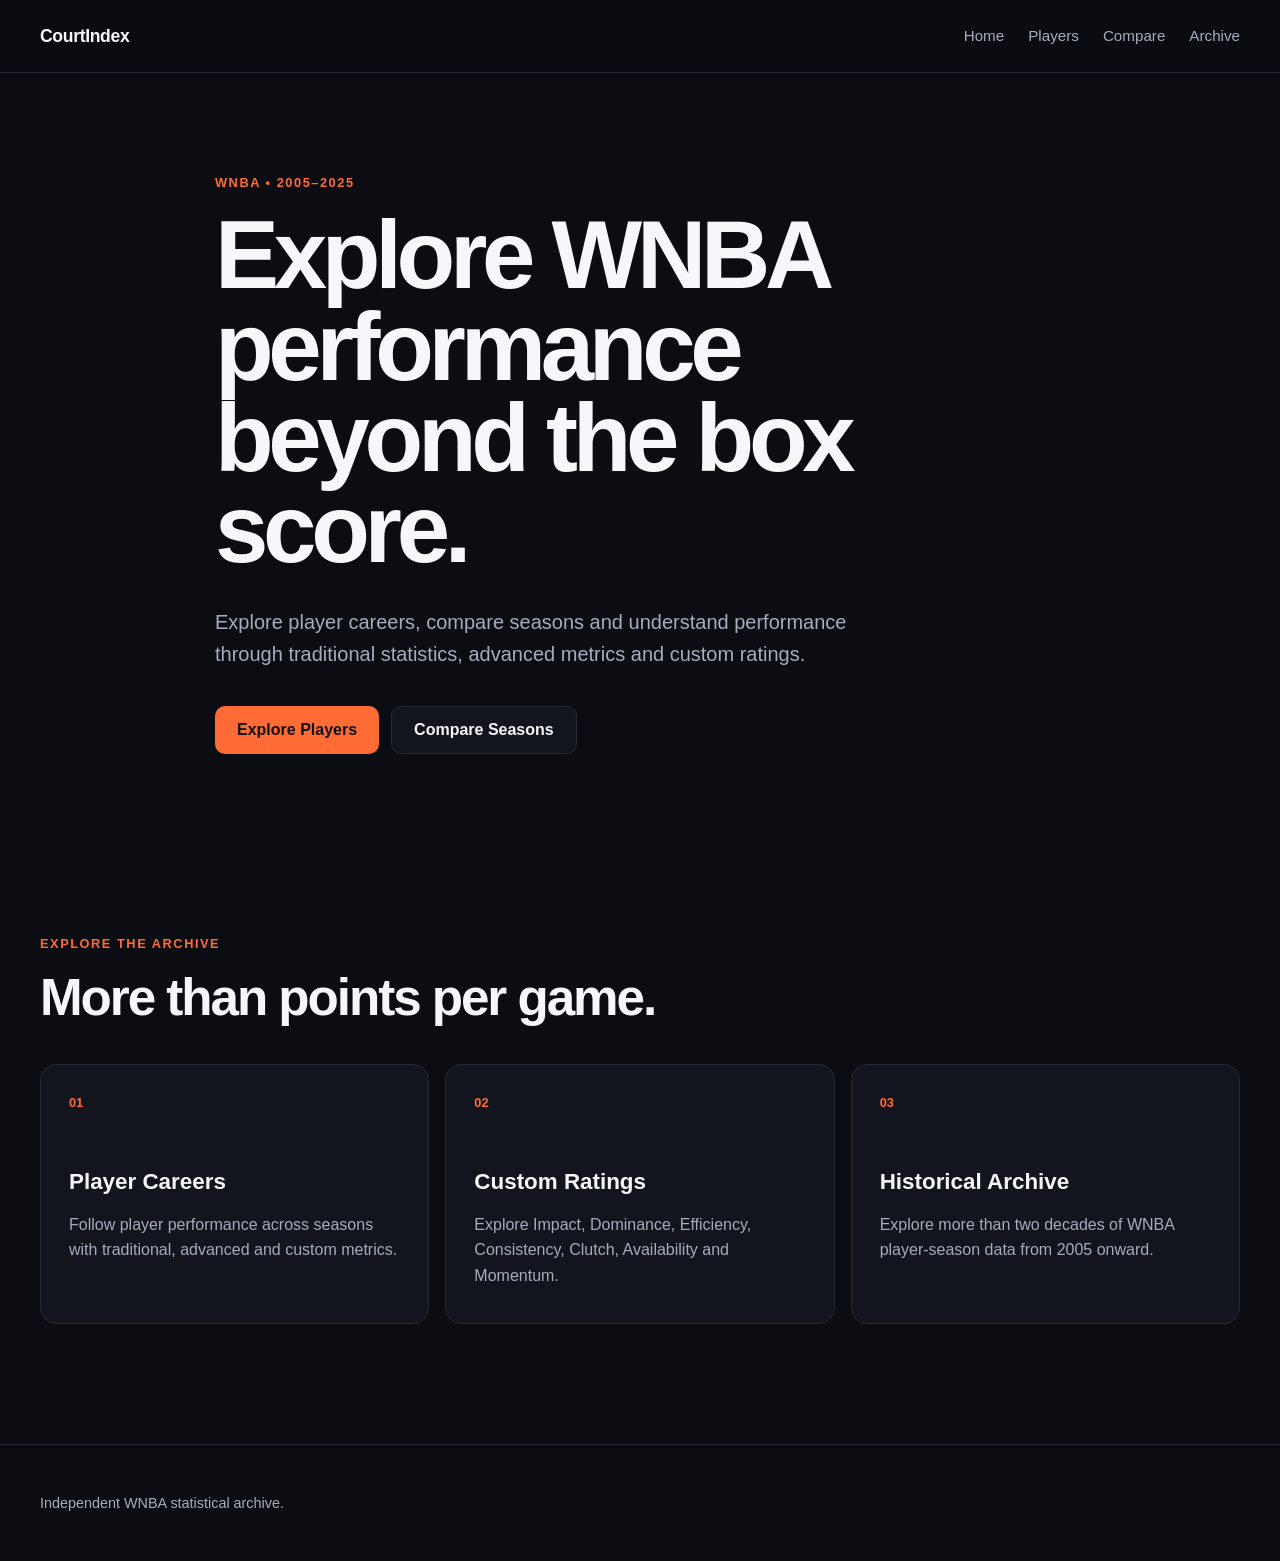
<file: index.html>
<!DOCTYPE html>
<html lang="en">
<head>
    <meta charset="UTF-8">

    <meta
        name="viewport"
        content="width=device-width, initial-scale=1.0"
    >

    <title>CourtIndex</title>

    <link
        rel="stylesheet"
        href="css/styles.css"
    >
</head>

<body>

    <header class="site-header">

        <div class="container nav-container">

            <a
                href="index.html"
                class="logo"
            >
                CourtIndex
            </a>

            <nav class="main-nav">

                <a href="index.html">
                    Home
                </a>

                <a href="players.html">
                    Players
                </a>

                <a href="./compare.html">
                    Compare
                </a>

                <a href="#">
                    Archive
                </a>

            </nav>

        </div>

    </header>


    <main>

        <section class="hero">

            <div class="container hero-content">

                <p class="eyebrow">
                    WNBA • 2005–2025
                </p>

                <h1>
                    Explore WNBA performance beyond the box score.
                </h1>

                <p class="hero-text">
                    Explore player careers, compare seasons and understand
                    performance through traditional statistics, advanced
                    metrics and custom ratings.
                </p>


                <div class="hero-actions">

                    <a
                        href="players.html"
                        class="button primary-button"
                    >
                        Explore Players
                    </a>

                    <a
                        href="#"
                        class="button secondary-button"
                    >
                        Compare Seasons
                    </a>

                </div>

            </div>

        </section>


        <section class="feature-section">

            <div class="container">

                <div class="section-heading">

                    <p class="eyebrow">
                        Explore the archive
                    </p>

                    <h2>
                        More than points per game.
                    </h2>

                </div>


                <div class="feature-grid">

                    <article class="feature-card">

                        <span class="feature-number">
                            01
                        </span>

                        <h3>
                            Player Careers
                        </h3>

                        <p>
                            Follow player performance across seasons
                            with traditional, advanced and custom metrics.
                        </p>

                    </article>


                    <article class="feature-card">

                        <span class="feature-number">
                            02
                        </span>

                        <h3>
                            Custom Ratings
                        </h3>

                        <p>
                            Explore Impact, Dominance, Efficiency,
                            Consistency, Clutch, Availability and Momentum.
                        </p>

                    </article>


                    <article class="feature-card">

                        <span class="feature-number">
                            03
                        </span>

                        <h3>
                            Historical Archive
                        </h3>

                        <p>
                            Explore more than two decades of WNBA
                            player-season data from 2005 onward.
                        </p>

                    </article>

                </div>

            </div>

        </section>

    </main>


    <footer class="site-footer">

        <div class="container">

            <p>
                Independent WNBA statistical archive.
            </p>

        </div>

    </footer>


</body>
</html>
</file>
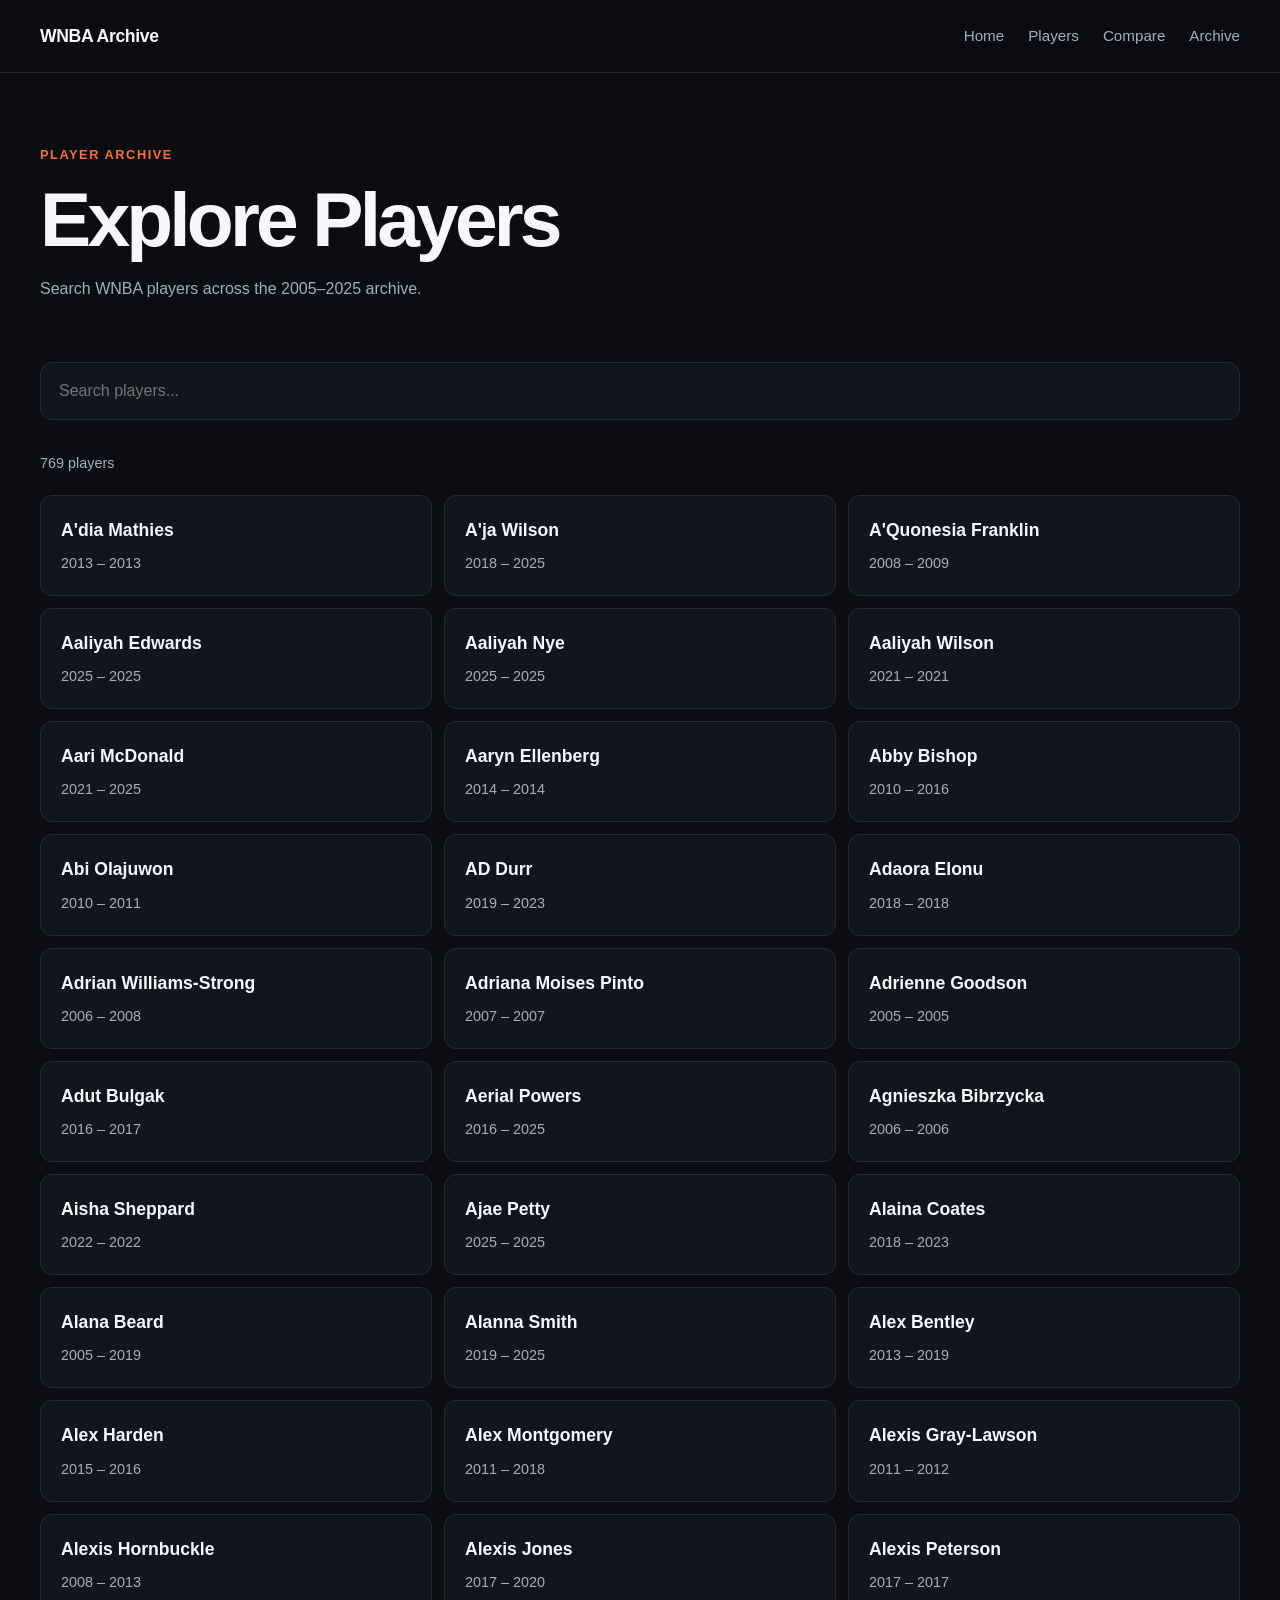
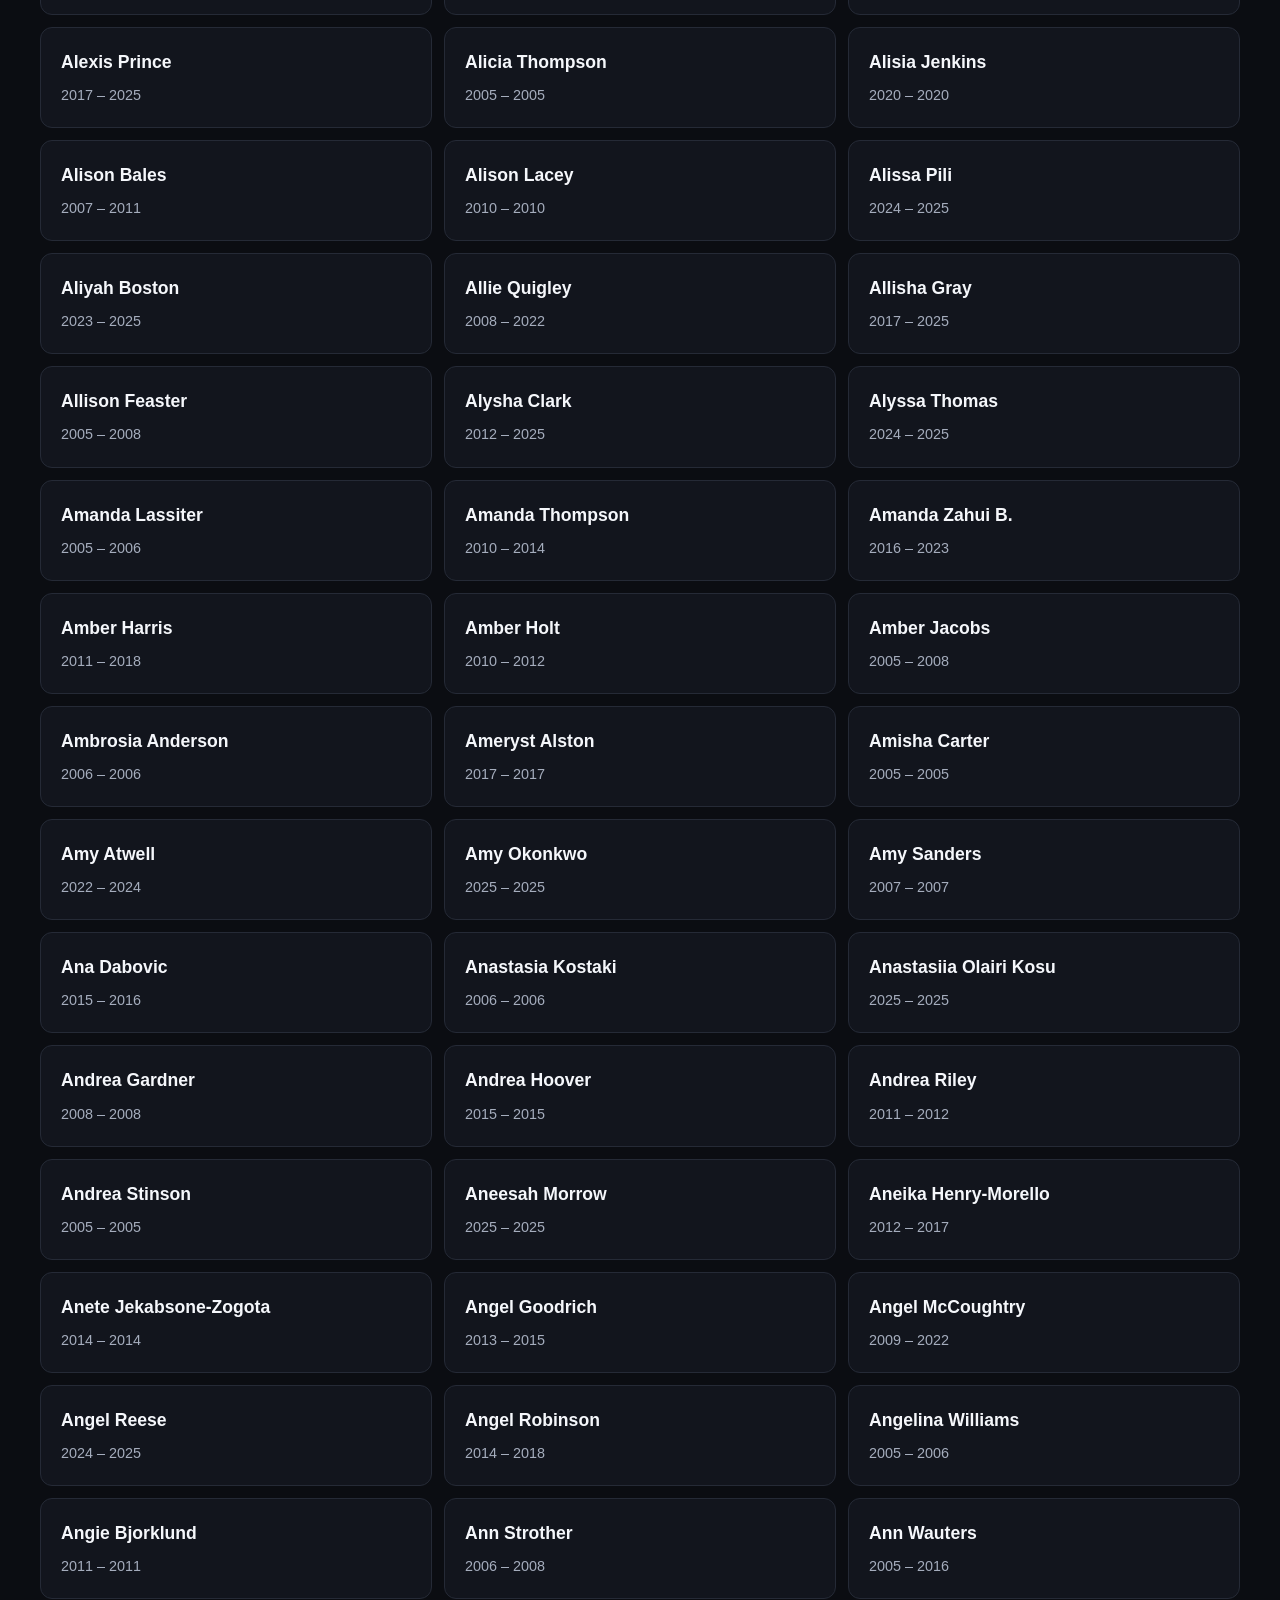
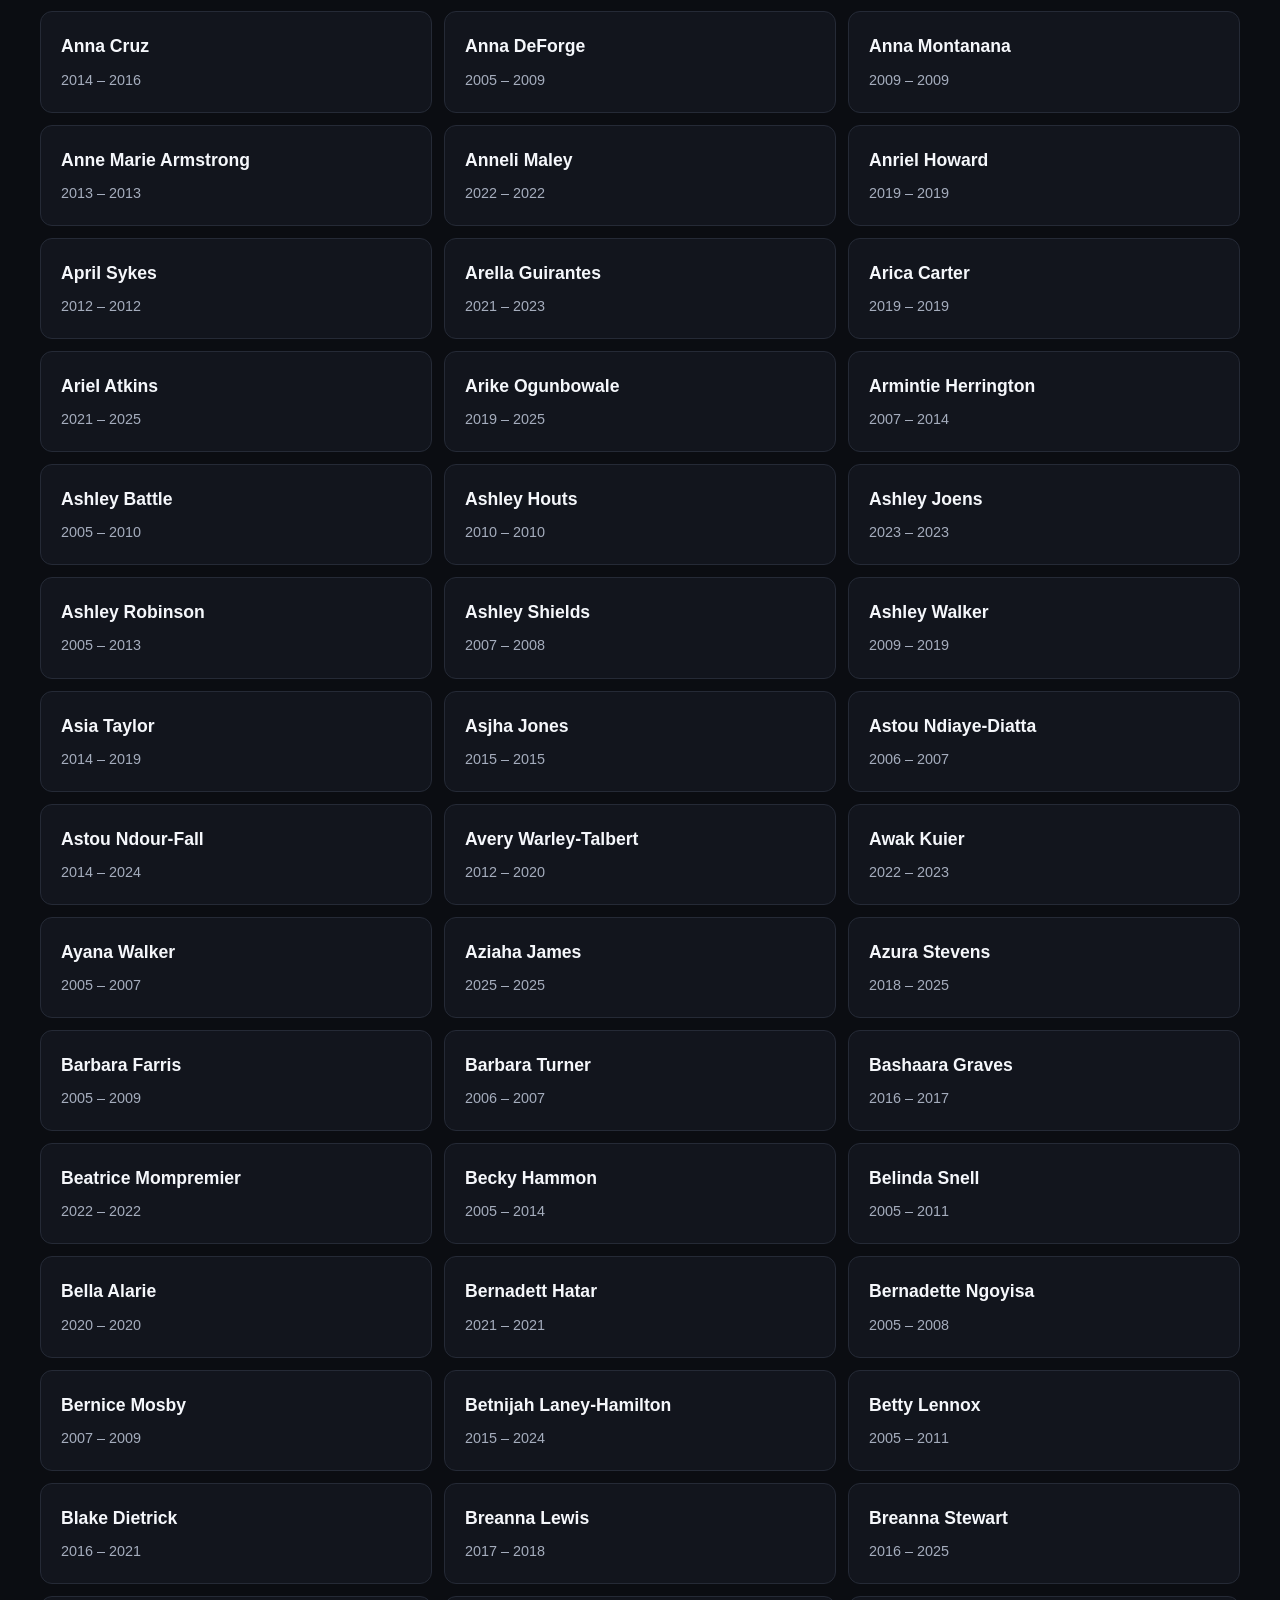
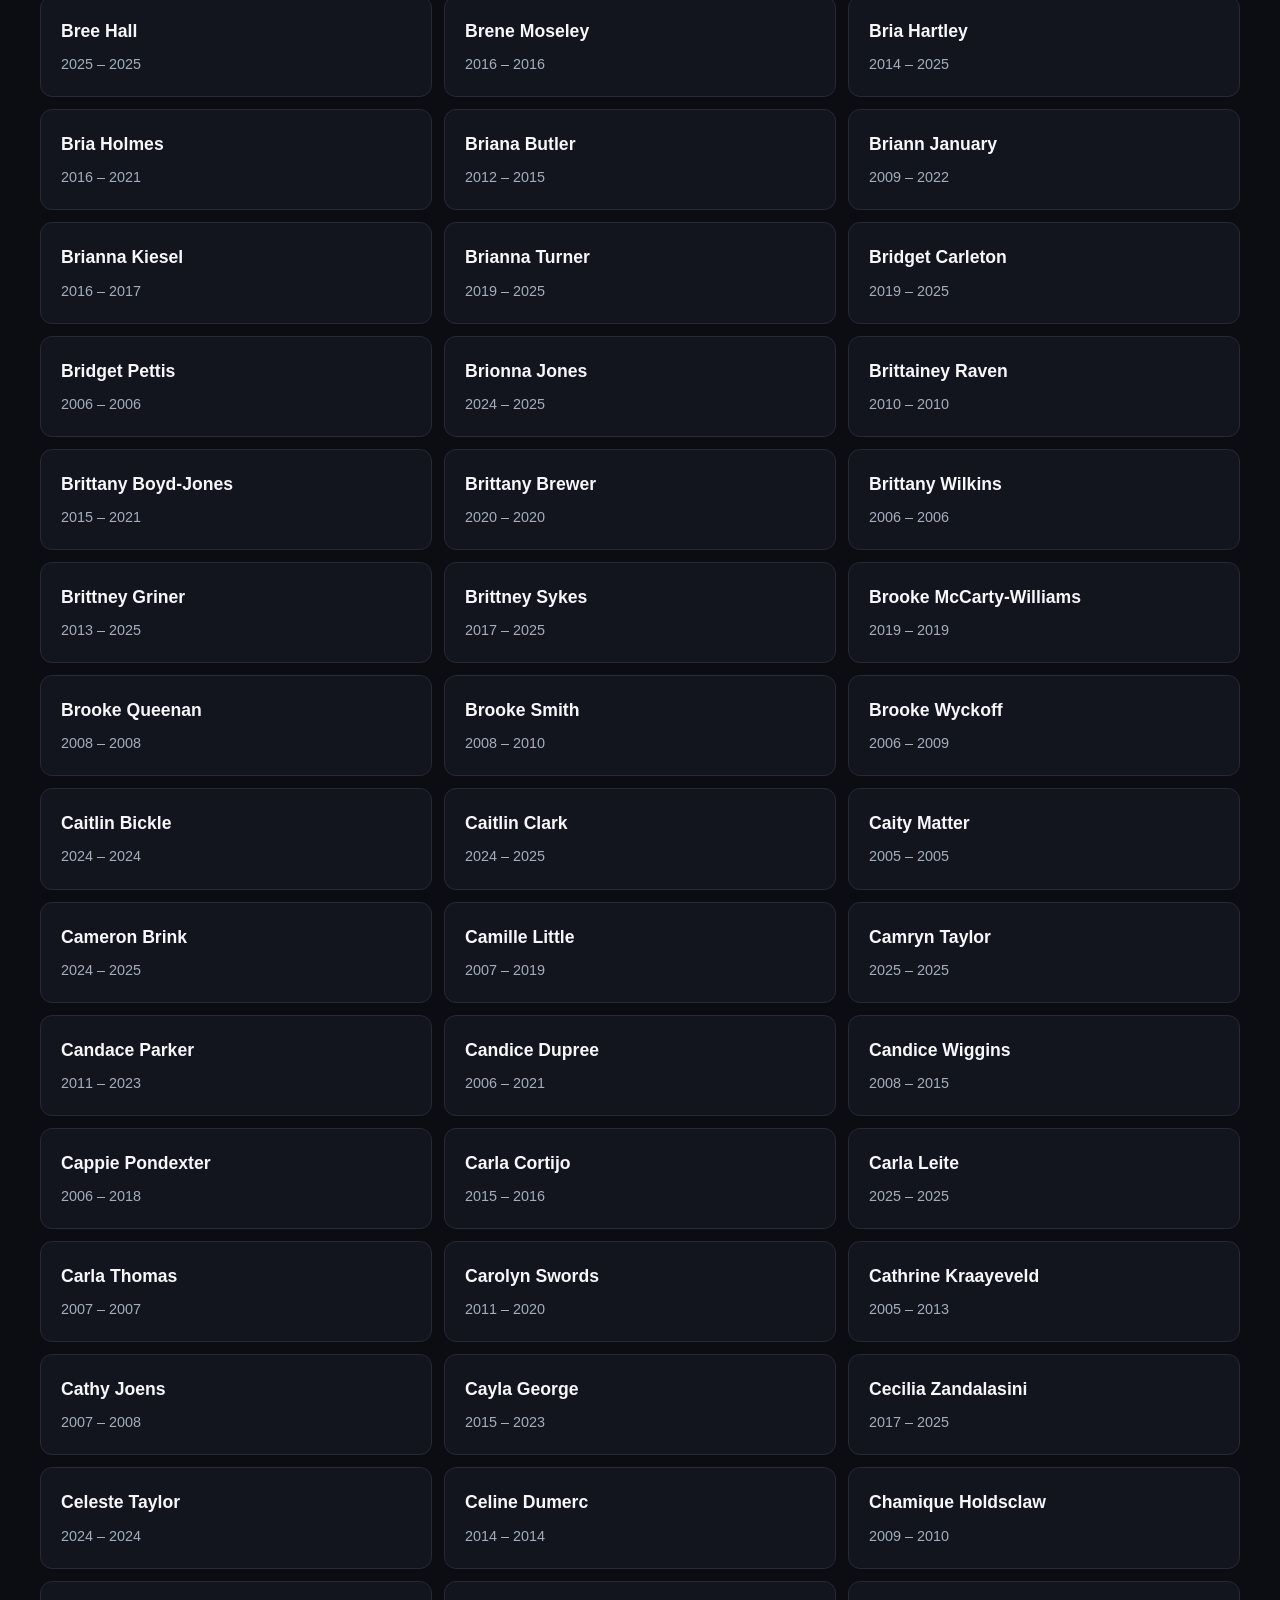
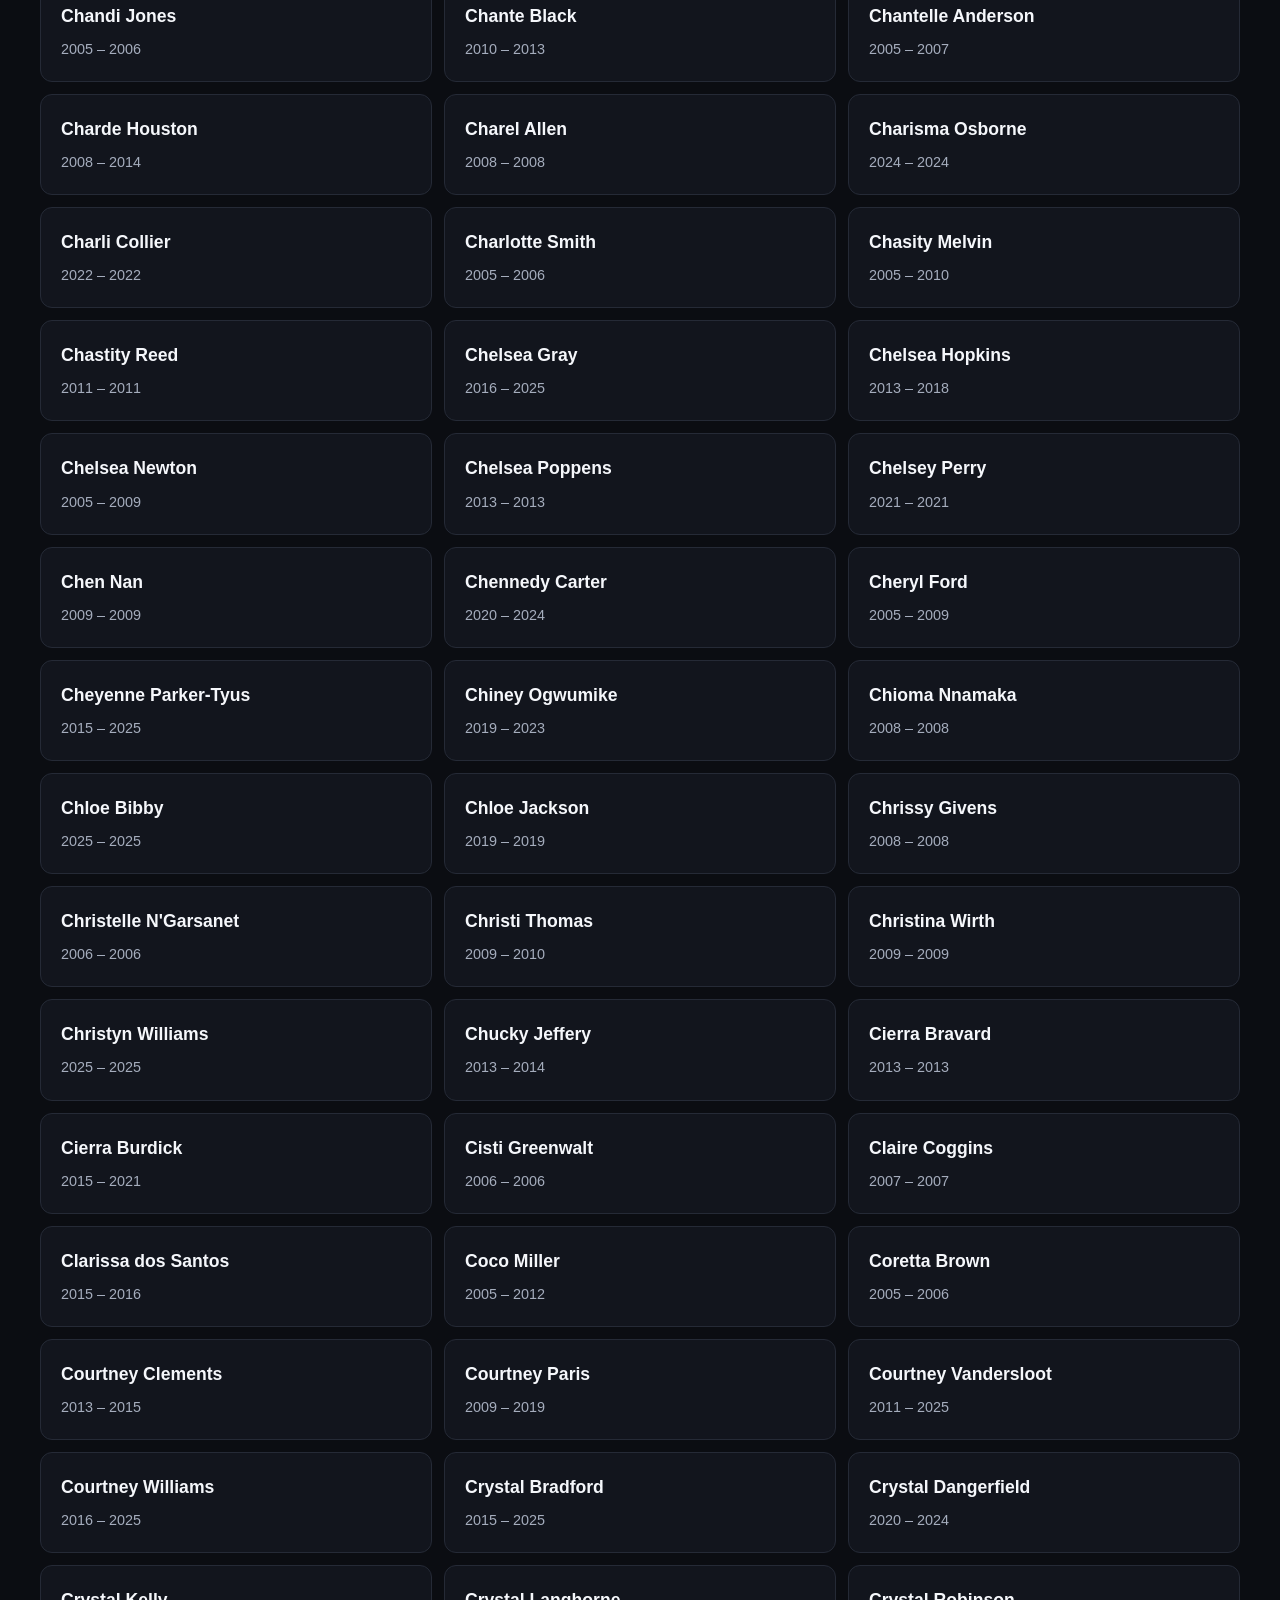
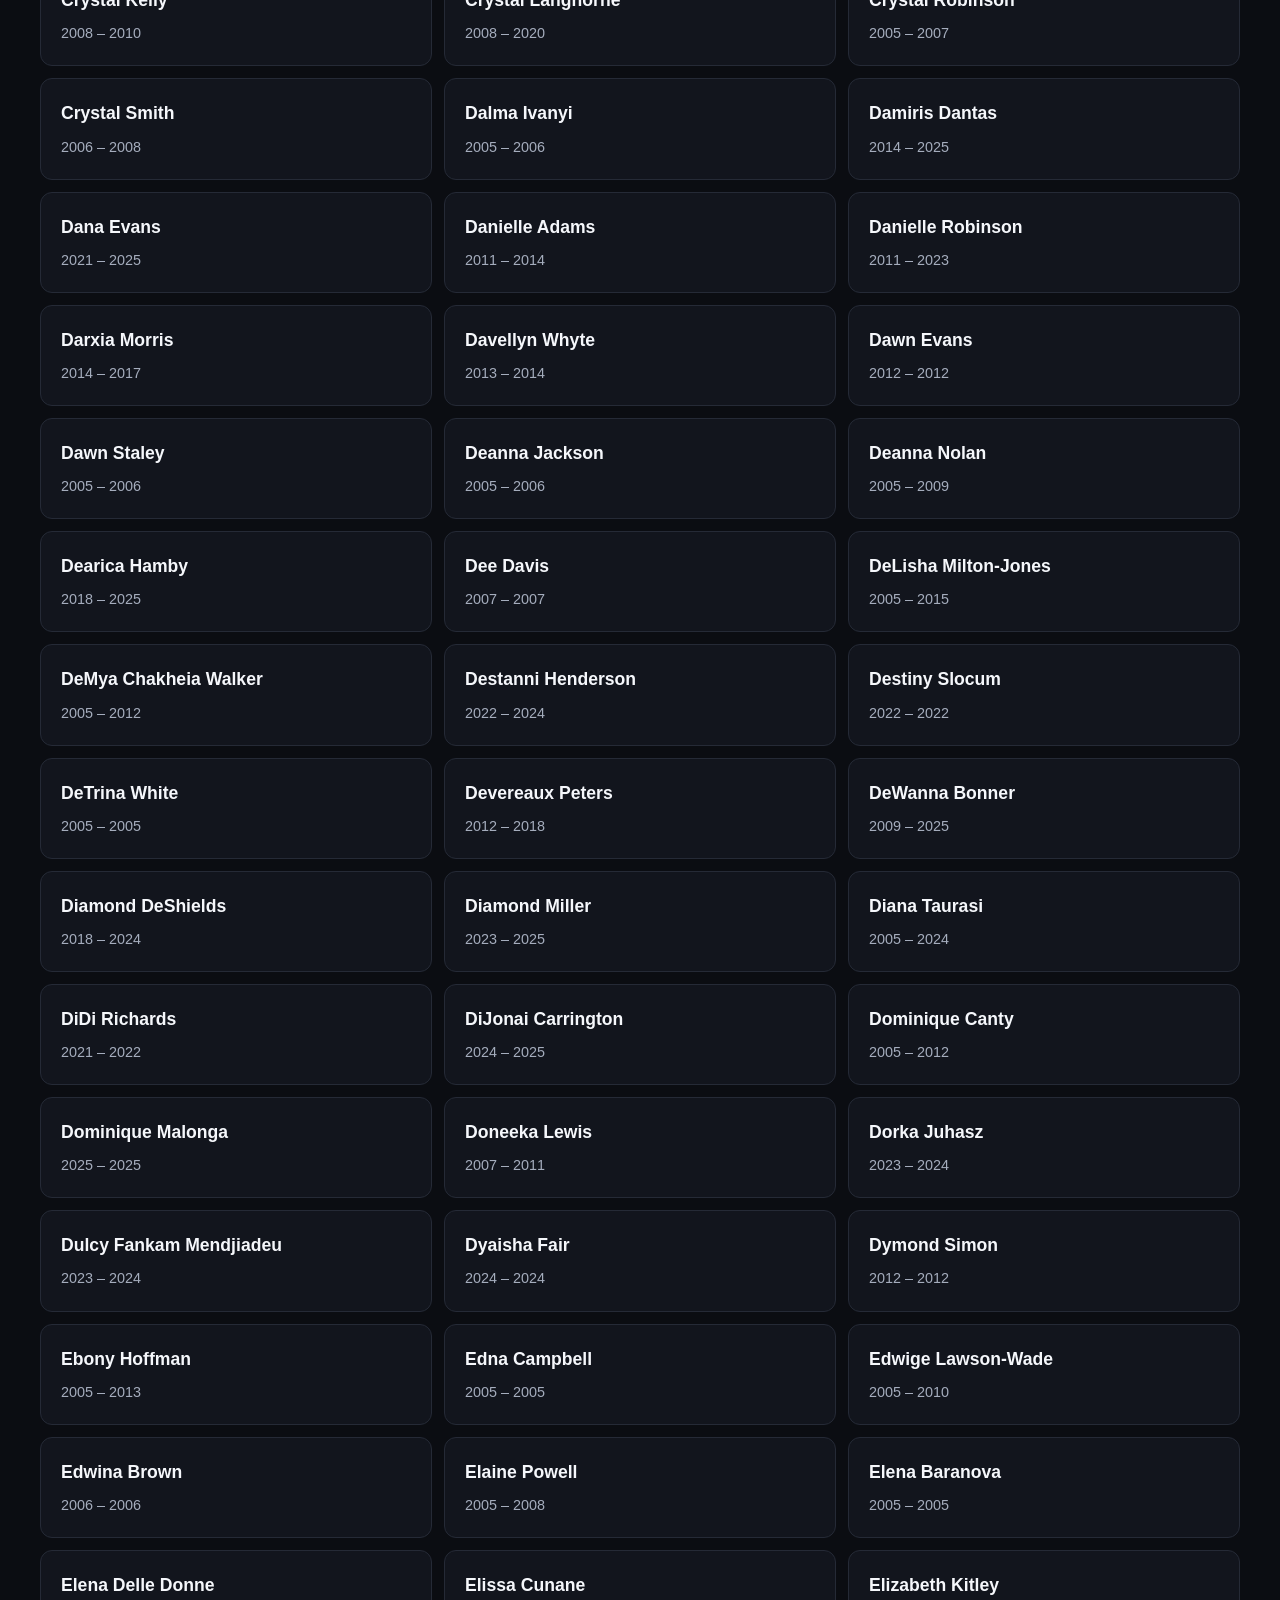
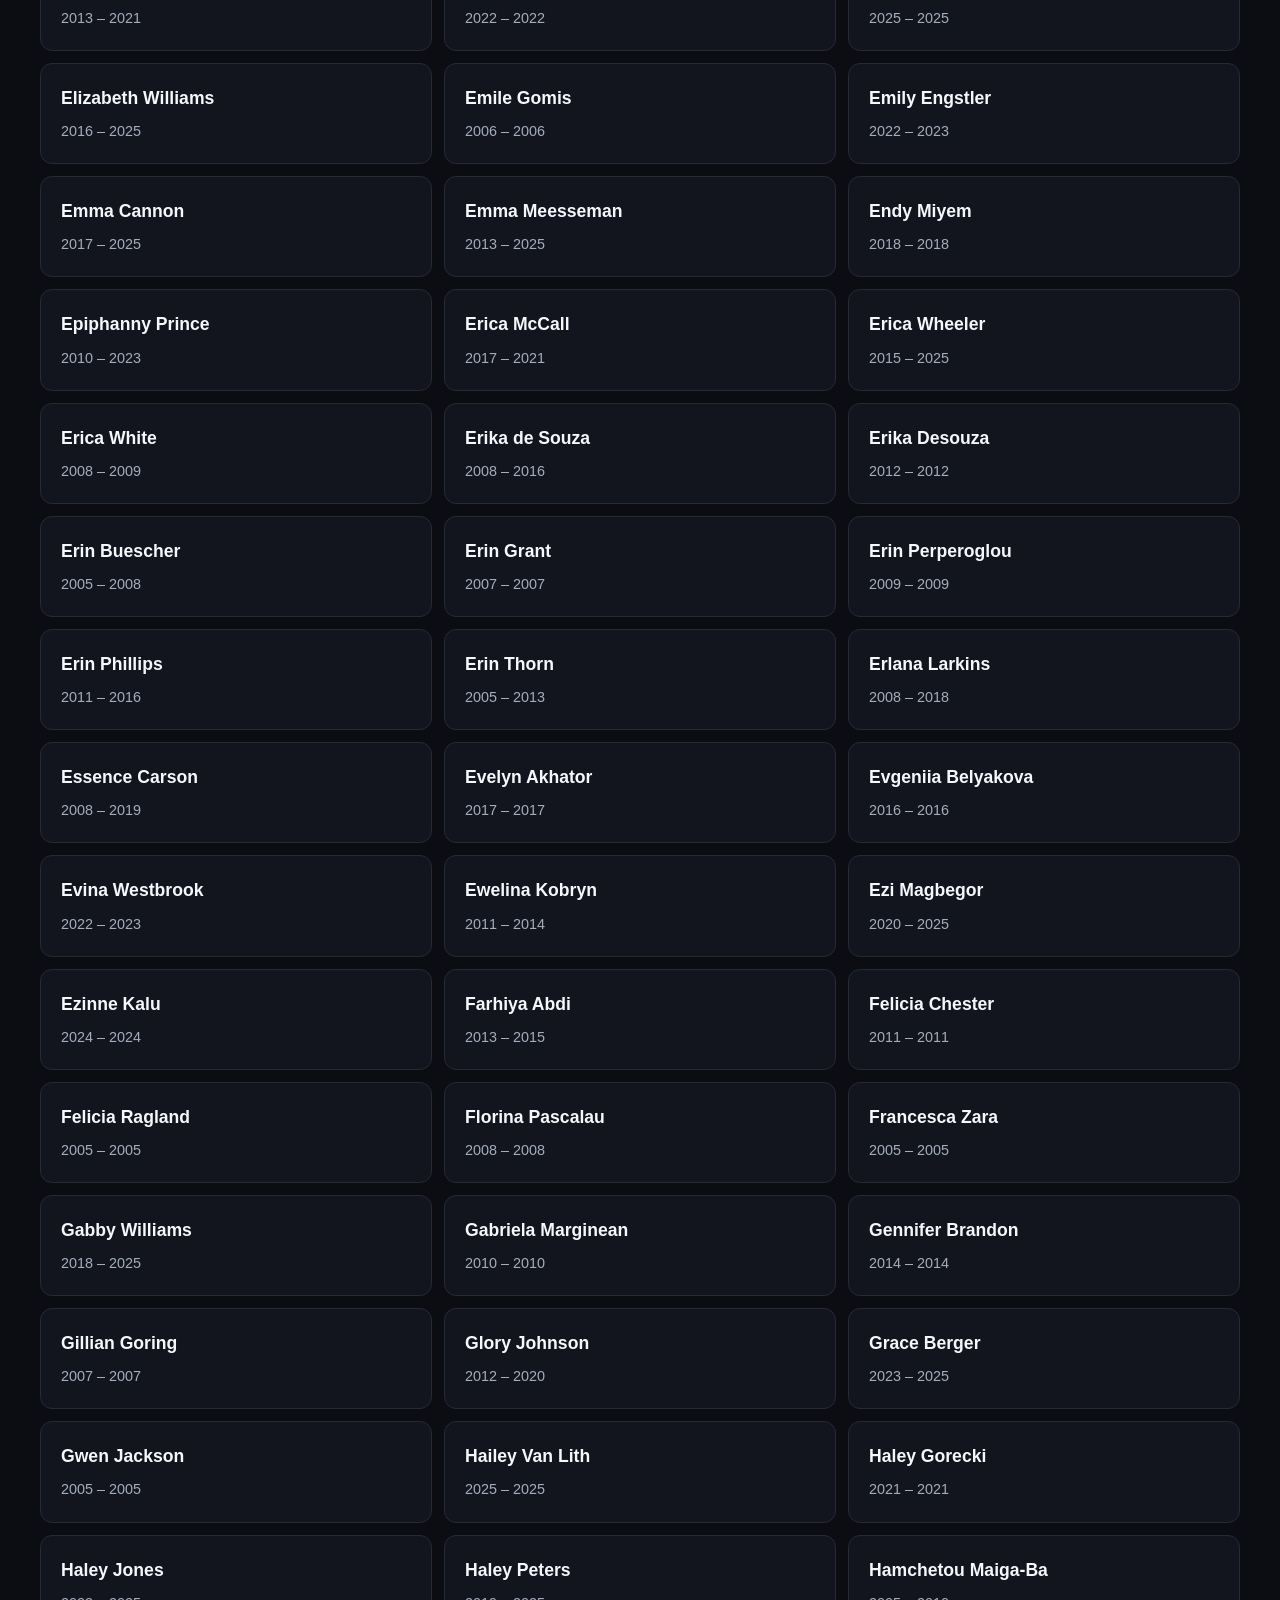
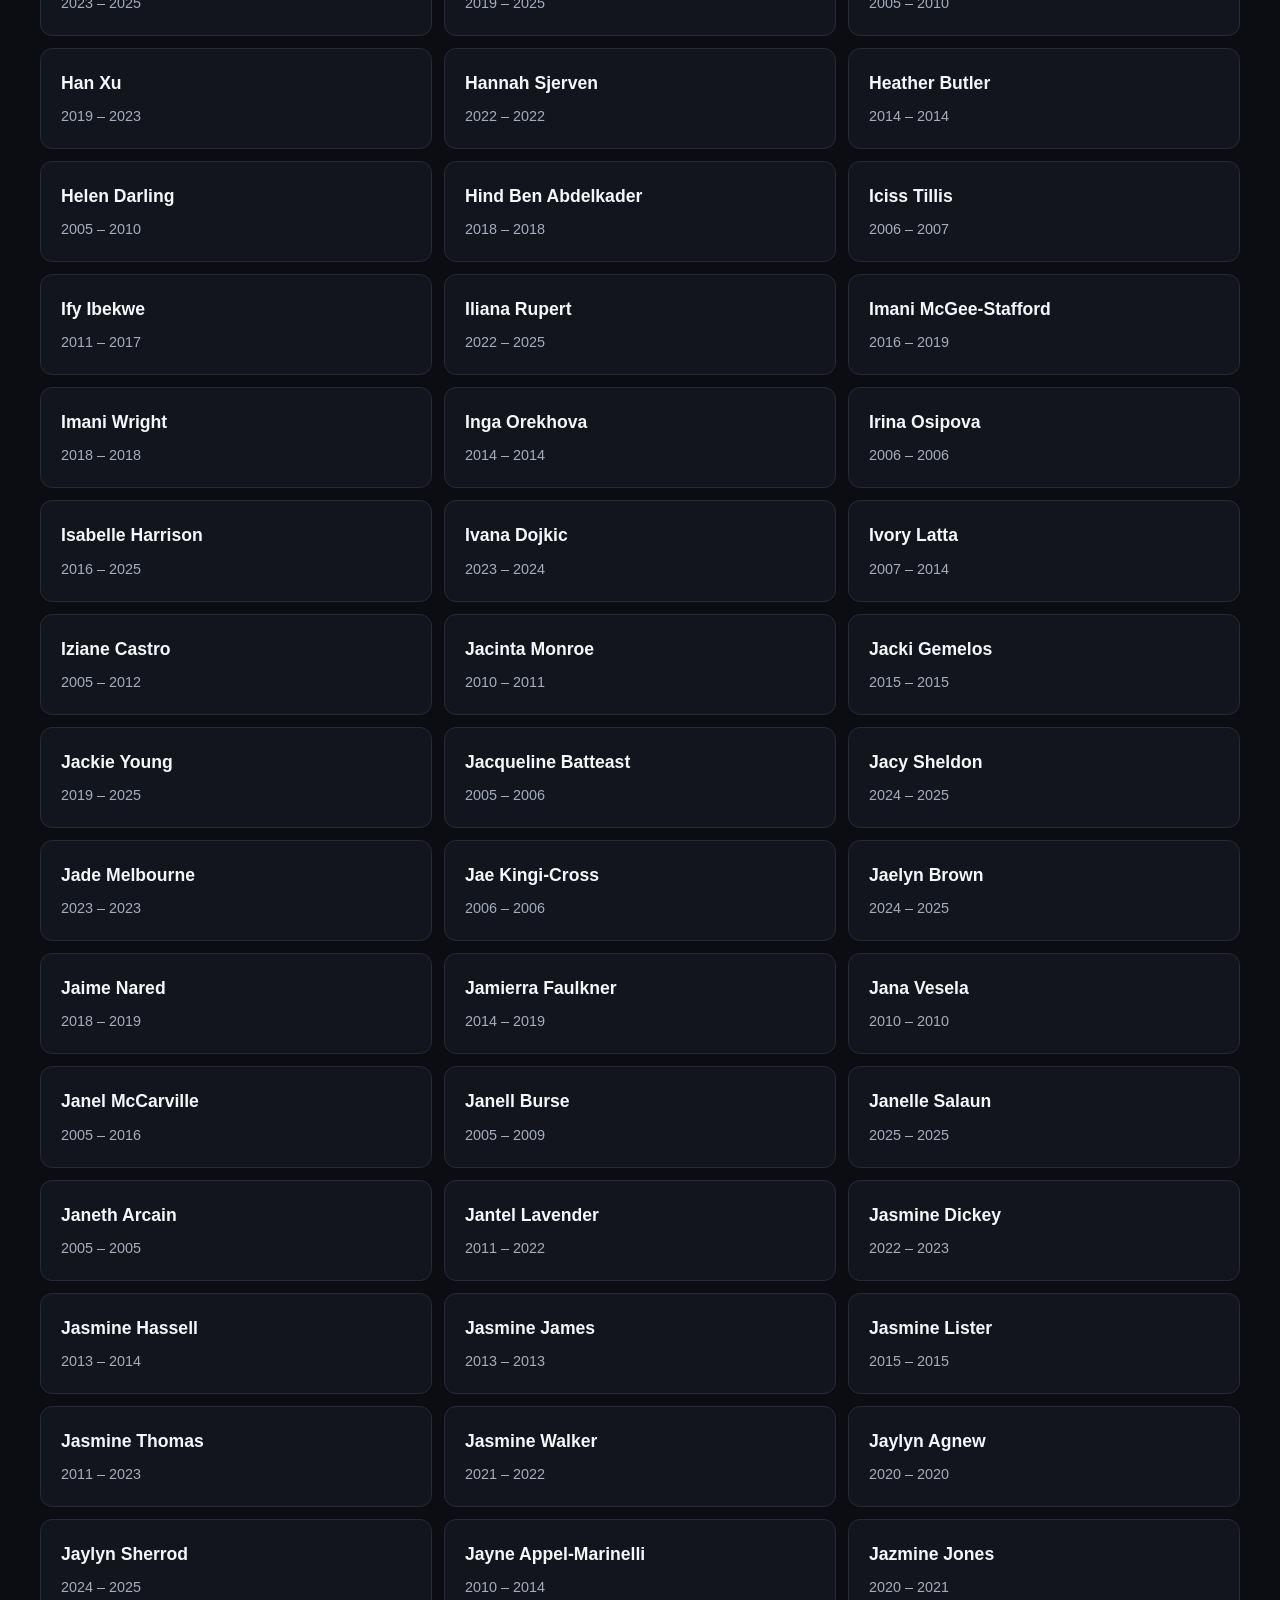
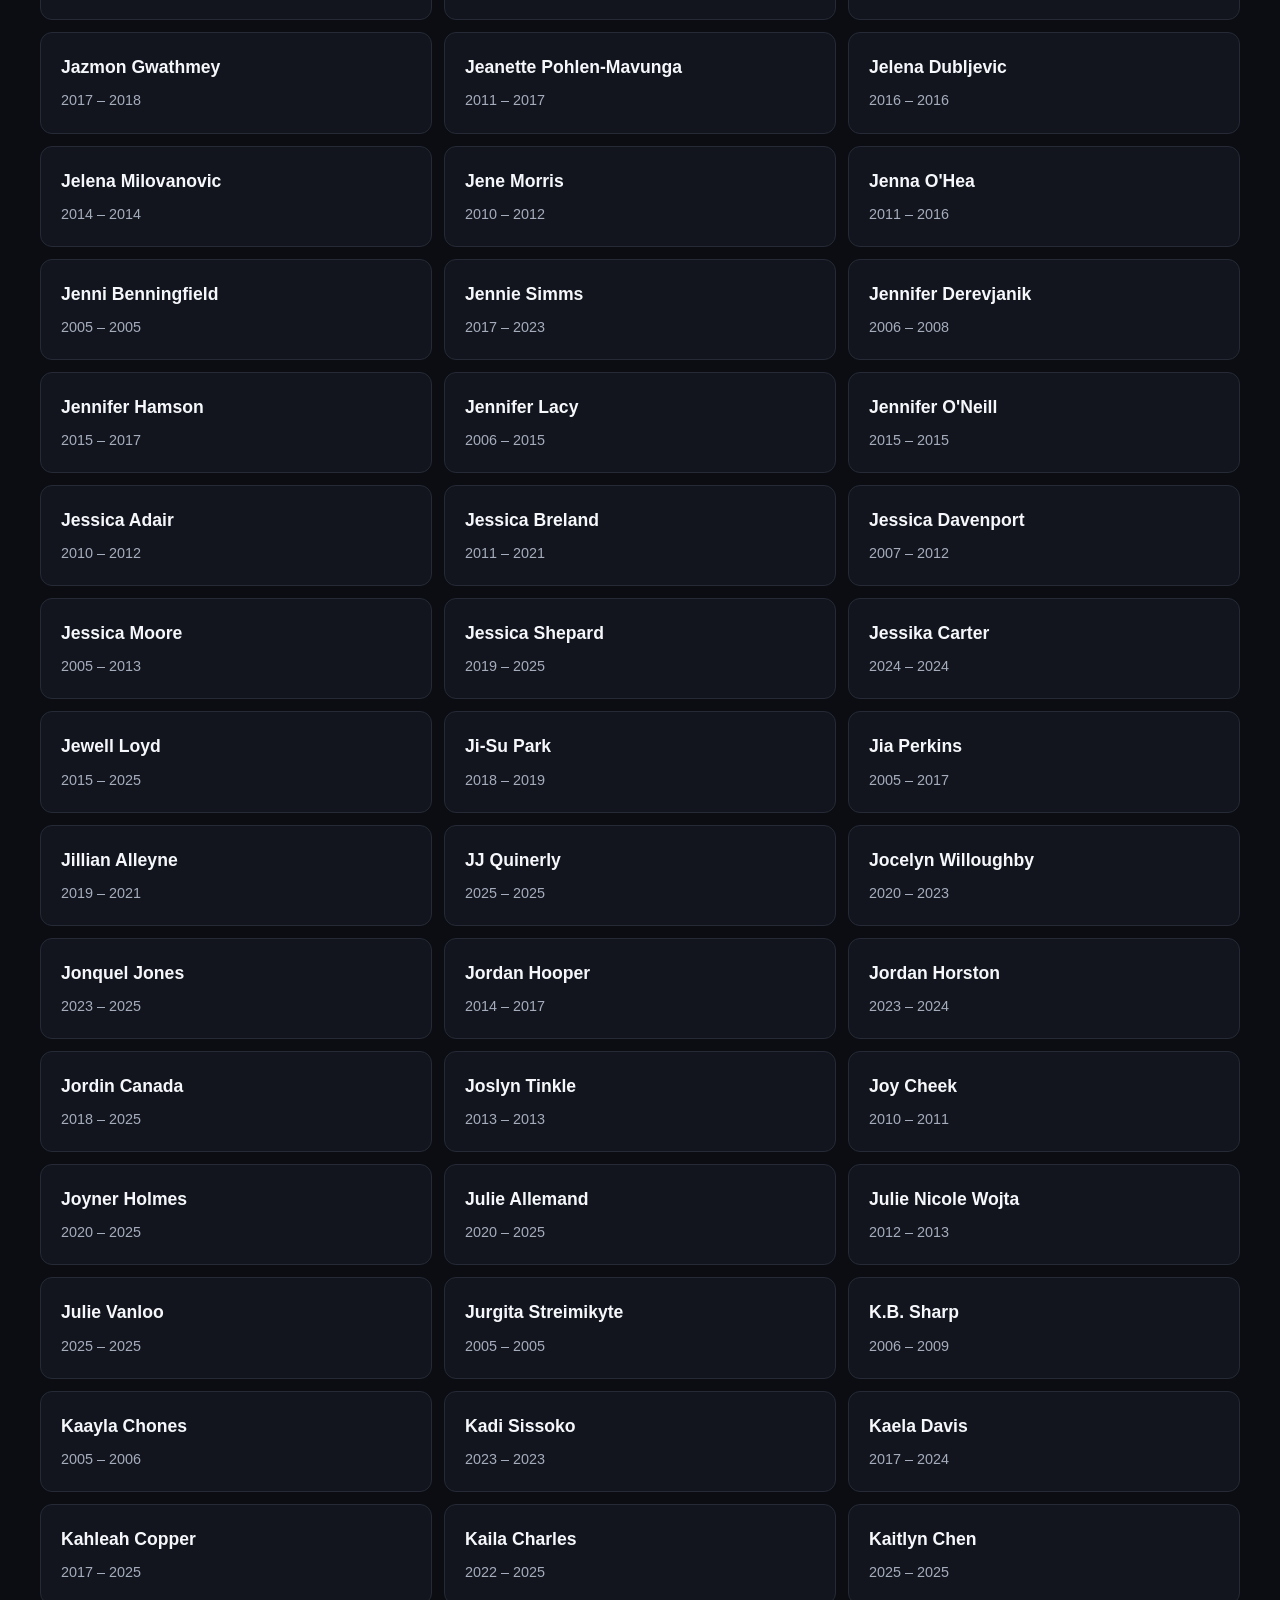
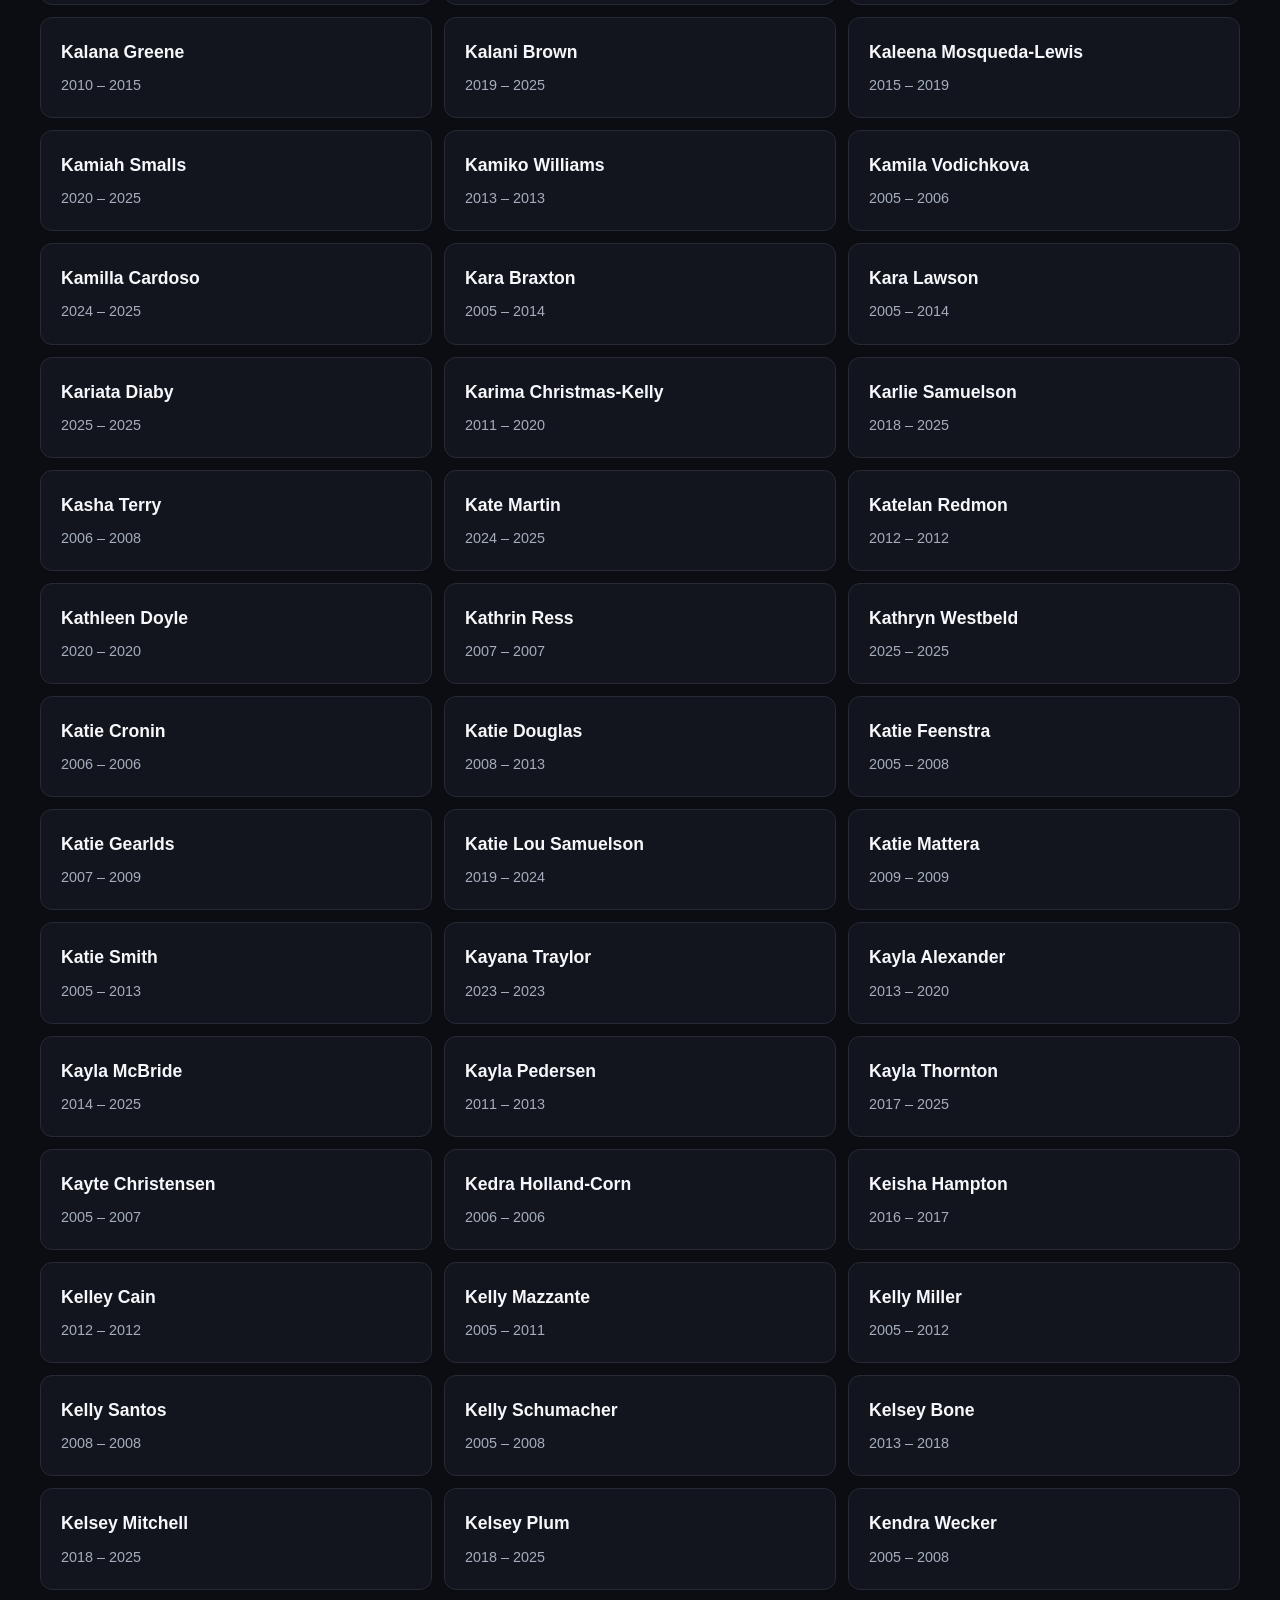
<file: Player.html>
<!DOCTYPE html>
<html lang="en">

<head>

    <meta charset="UTF-8">

    <meta
        name="viewport"
        content="width=device-width, initial-scale=1.0"
    >

    <title>
        Players | WNBA Archive
    </title>


    <link
        rel="stylesheet"
        href="css/styles.css"
    >

</head>


<body>


<header class="site-header">

    <div class="container nav-container">

        <a
            href="index.html"
            class="logo"
        >
            WNBA Archive
        </a>


        <nav class="main-nav">

            <a href="index.html">
                Home
            </a>

            <a href="players.html">
                Players
            </a>

            <a href="#">
                Compare
            </a>

            <a href="#">
                Archive
            </a>

        </nav>

    </div>

</header>


<main class="players-page">


    <section class="page-intro">

        <div class="container">

            <p class="eyebrow">
                Player Archive
            </p>

            <h1>
                Explore Players
            </h1>

            <p>
                Search WNBA players across the
                2005–2025 archive.
            </p>

        </div>

    </section>


    <section class="player-search-section">

        <div class="container">

            <div class="search-wrapper">

                <input
                    id="player-search"
                    type="search"
                    placeholder="Search players..."
                    autocomplete="off"
                >

            </div>


            <p
                id="player-count"
                class="player-count"
            >
            </p>


            <div
                id="player-list"
                class="player-grid"
            >
            </div>

        </div>

    </section>


</main>


<script src="js/players.js"></script>


</body>
</html>
</file>
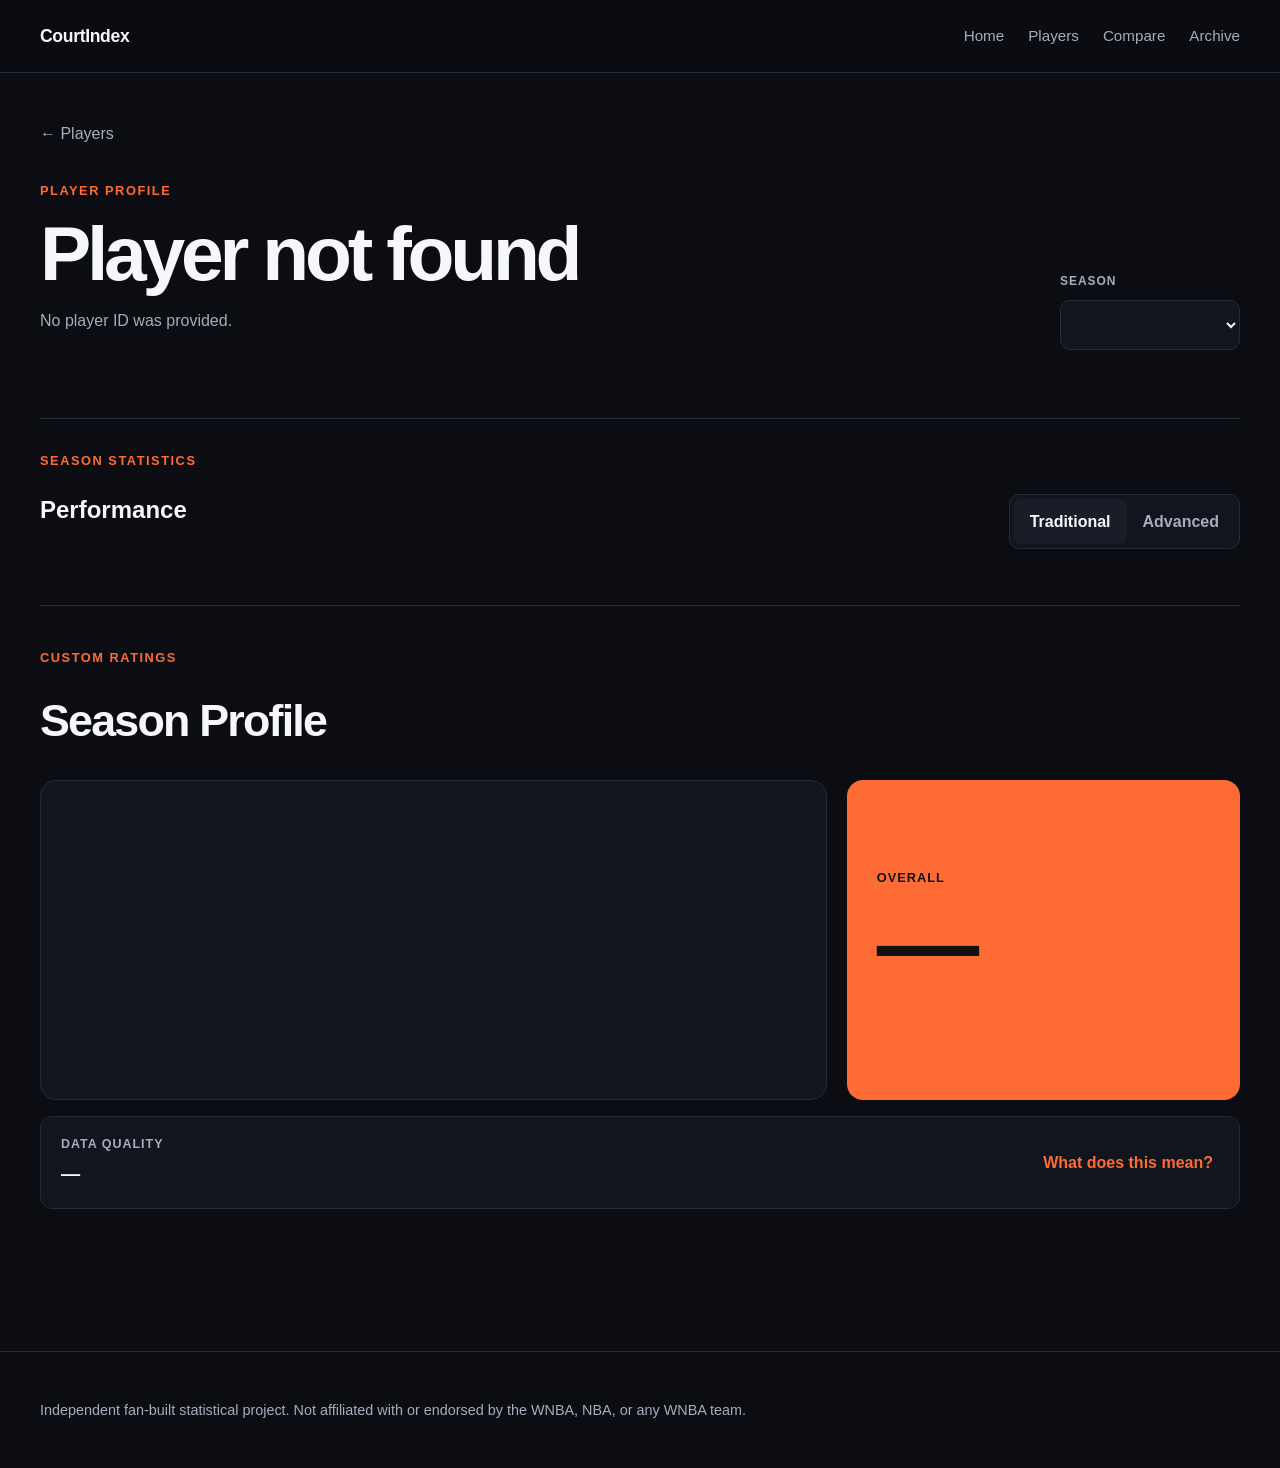
<file: player.html>
<!DOCTYPE html>
<html lang="en">

<head>

    <meta charset="UTF-8">

    <meta
        name="viewport"
        content="width=device-width, initial-scale=1.0"
    >

    <title>
        Player | CourtIndex
    </title>

    <link
        rel="stylesheet"
        href="./css/styles.css"
    >

</head>


<body>


    <!-- =====================================================
         HEADER
         ===================================================== -->

    <header class="site-header">

        <div class="container nav-container">

            <a
                href="./index.html"
                class="logo"
            >
                CourtIndex
            </a>


            <nav class="main-nav">

                <a href="./index.html">
                    Home
                </a>

                <a href="./players.html">
                    Players
                </a>

                <a href="./compare.html">
                    Compare
                </a>

                <a href="#">
                    Archive
                </a>

            </nav>

        </div>

    </header>



    <!-- =====================================================
         PLAYER PAGE
         ===================================================== -->

    <main id="player-page">


        <!-- =================================================
             PLAYER HEADER
             ================================================= -->

        <section class="player-profile-header">

            <div class="container">

                <a
                    href="./players.html"
                    class="back-link"
                >
                    ← Players
                </a>


                <div class="profile-hero-grid">


                    <div class="profile-identity">

                        <p class="eyebrow">
                            Player Profile
                        </p>


                        <h1 id="player-name">
                            Loading player...
                        </h1>


                        <p
                            id="player-career-summary"
                            class="player-profile-summary"
                        >
                        </p>

                    </div>



                    <!-- Season Selector -->

                    <div class="season-picker">

                        <label for="season-select">
                            Season
                        </label>


                        <select id="season-select">

                        </select>

                    </div>


                </div>



                <!-- Team / Games -->

                <div
                    id="season-meta"
                    class="season-meta"
                >
                </div>

            </div>

        </section>



        <!-- =================================================
             SEASON CONTENT
             ================================================= -->

        <section class="season-section">

            <div class="container">


                <!-- =========================================
                     STATISTICS
                     ========================================= -->

                <section class="profile-block compact-profile-block">


                    <div class="block-heading-row">


                        <div>

                            <p class="eyebrow">
                                Season Statistics
                            </p>

                            <h2>
                                Performance
                            </h2>

                        </div>



                        <!-- Traditional / Advanced Toggle -->

                        <div class="stat-tabs">

                            <button
                                class="stat-tab active"
                                data-tab="traditional"
                                type="button"
                            >
                                Traditional
                            </button>


                            <button
                                class="stat-tab"
                                data-tab="advanced"
                                type="button"
                            >
                                Advanced
                            </button>

                        </div>


                    </div>



                    <!-- Traditional Stats -->

                    <div
                        id="traditional-stats"
                        class="stat-grid stats-panel active"
                    >
                    </div>



                    <!-- Advanced Stats -->

                    <div
                        id="advanced-stats"
                        class="stat-grid stats-panel"
                    >
                    </div>


                </section>



                <!-- =========================================
                     CUSTOM RATINGS
                     ========================================= -->

                <section class="profile-block">


                    <div class="block-heading">

                        <p class="eyebrow">
                            Custom Ratings
                        </p>

                        <h2>
                            Season Profile
                        </h2>

                    </div>



                    <div class="ratings-layout">


                        <!-- Seven Rating Bars -->

                        <div
                            id="rating-list"
                            class="rating-list"
                        >
                        </div>



                        <!-- Overall Rating -->

                        <div class="overall-card">

                            <p class="overall-label">
                                Overall
                            </p>


                            <p
                                id="overall-score"
                                class="overall-score"
                            >
                                —
                            </p>


                            <p
                                id="season-archetype"
                                class="season-archetype"
                            >
                            </p>

                        </div>


                    </div>



                    <!-- =====================================
                         DATA QUALITY
                         ===================================== -->

                    <div class="data-quality-card">


                        <div>

                            <p class="data-quality-label">
                                Data Quality
                            </p>


                            <p
                                id="data-confidence"
                                class="data-quality-value"
                            >
                                —
                            </p>

                        </div>



                        <button
                            id="data-quality-info"
                            class="info-button"
                            type="button"
                            aria-expanded="false"
                        >
                            What does this mean?
                        </button>



                        <div
                            id="data-quality-explanation"
                            class="data-quality-explanation"
                            hidden
                        >

                            <p>
                                Data Quality reflects the completeness
                                and sample size of the season data used
                                to calculate the statistics and ratings
                                shown on this page.
                            </p>


                            <p>
                                It is not a prediction and it does not
                                mean there is a particular level of
                                certainty that the player's Overall
                                rating is correct.
                            </p>


                            <p>
                                Higher data quality generally means the
                                player has a stronger sample of games,
                                minutes and available statistical fields.
                            </p>

                        </div>


                    </div>


                </section>


            </div>

        </section>


    </main>



    <!-- =====================================================
         FOOTER
         ===================================================== -->

    <footer class="site-footer">

        <div class="container">

            <p>
                Independent fan-built statistical project.
                Not affiliated with or endorsed by the WNBA,
                NBA, or any WNBA team.
            </p>

        </div>

    </footer>



    <!-- =====================================================
         JAVASCRIPT
         ===================================================== -->

    <script src="./js/player.js"></script>


</body>

</html>
</file>
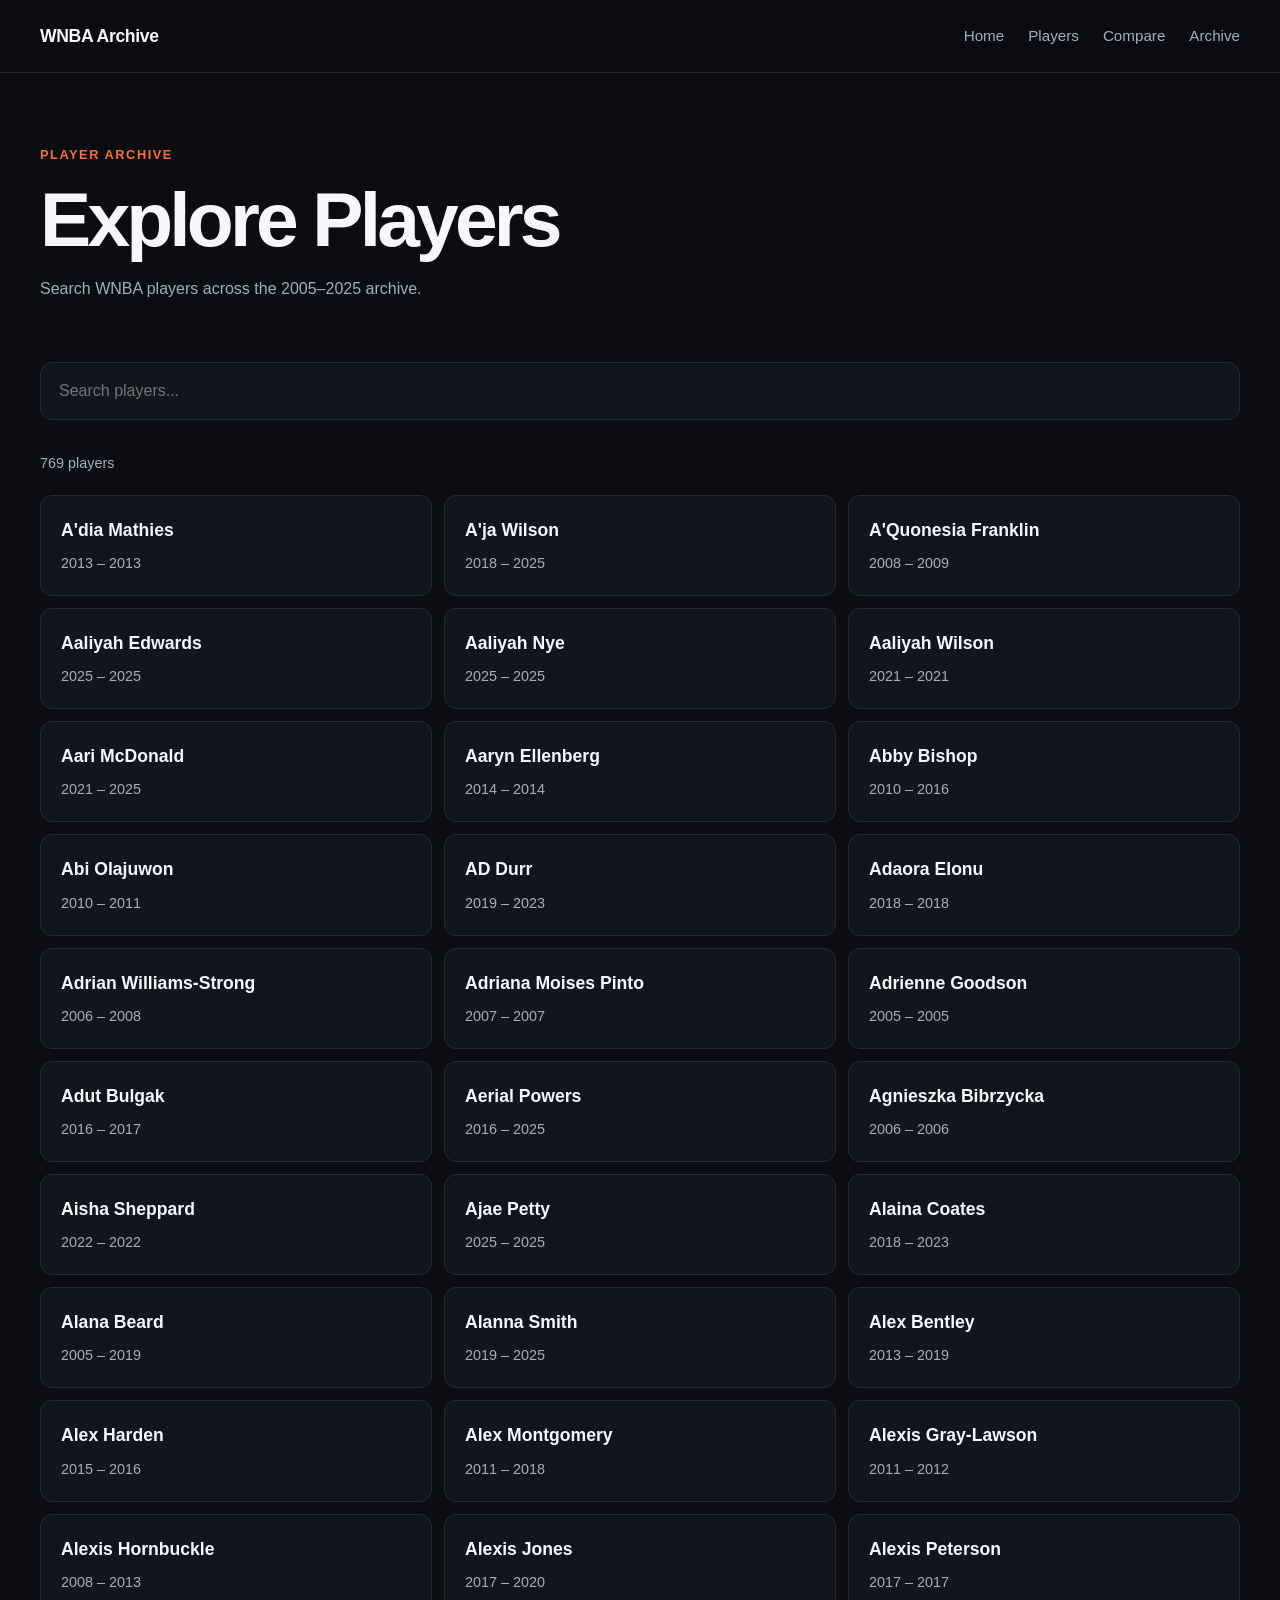
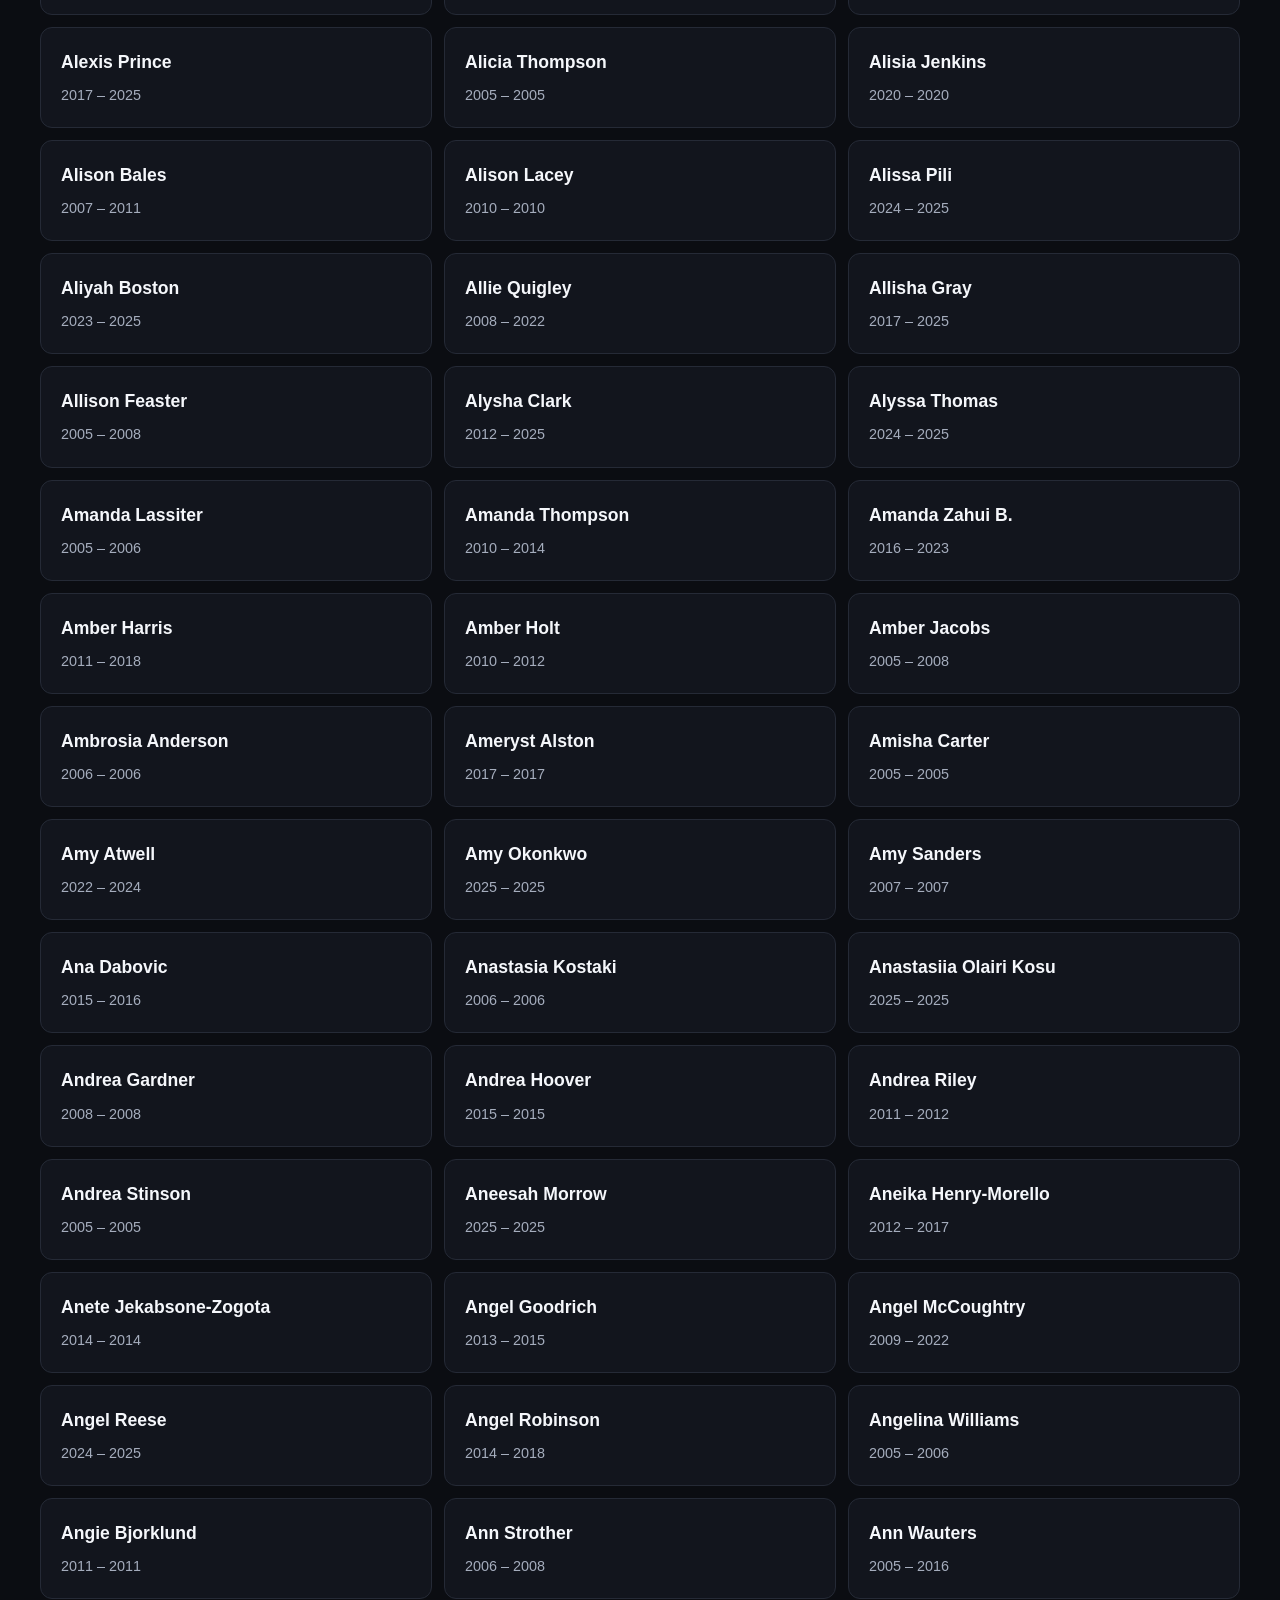
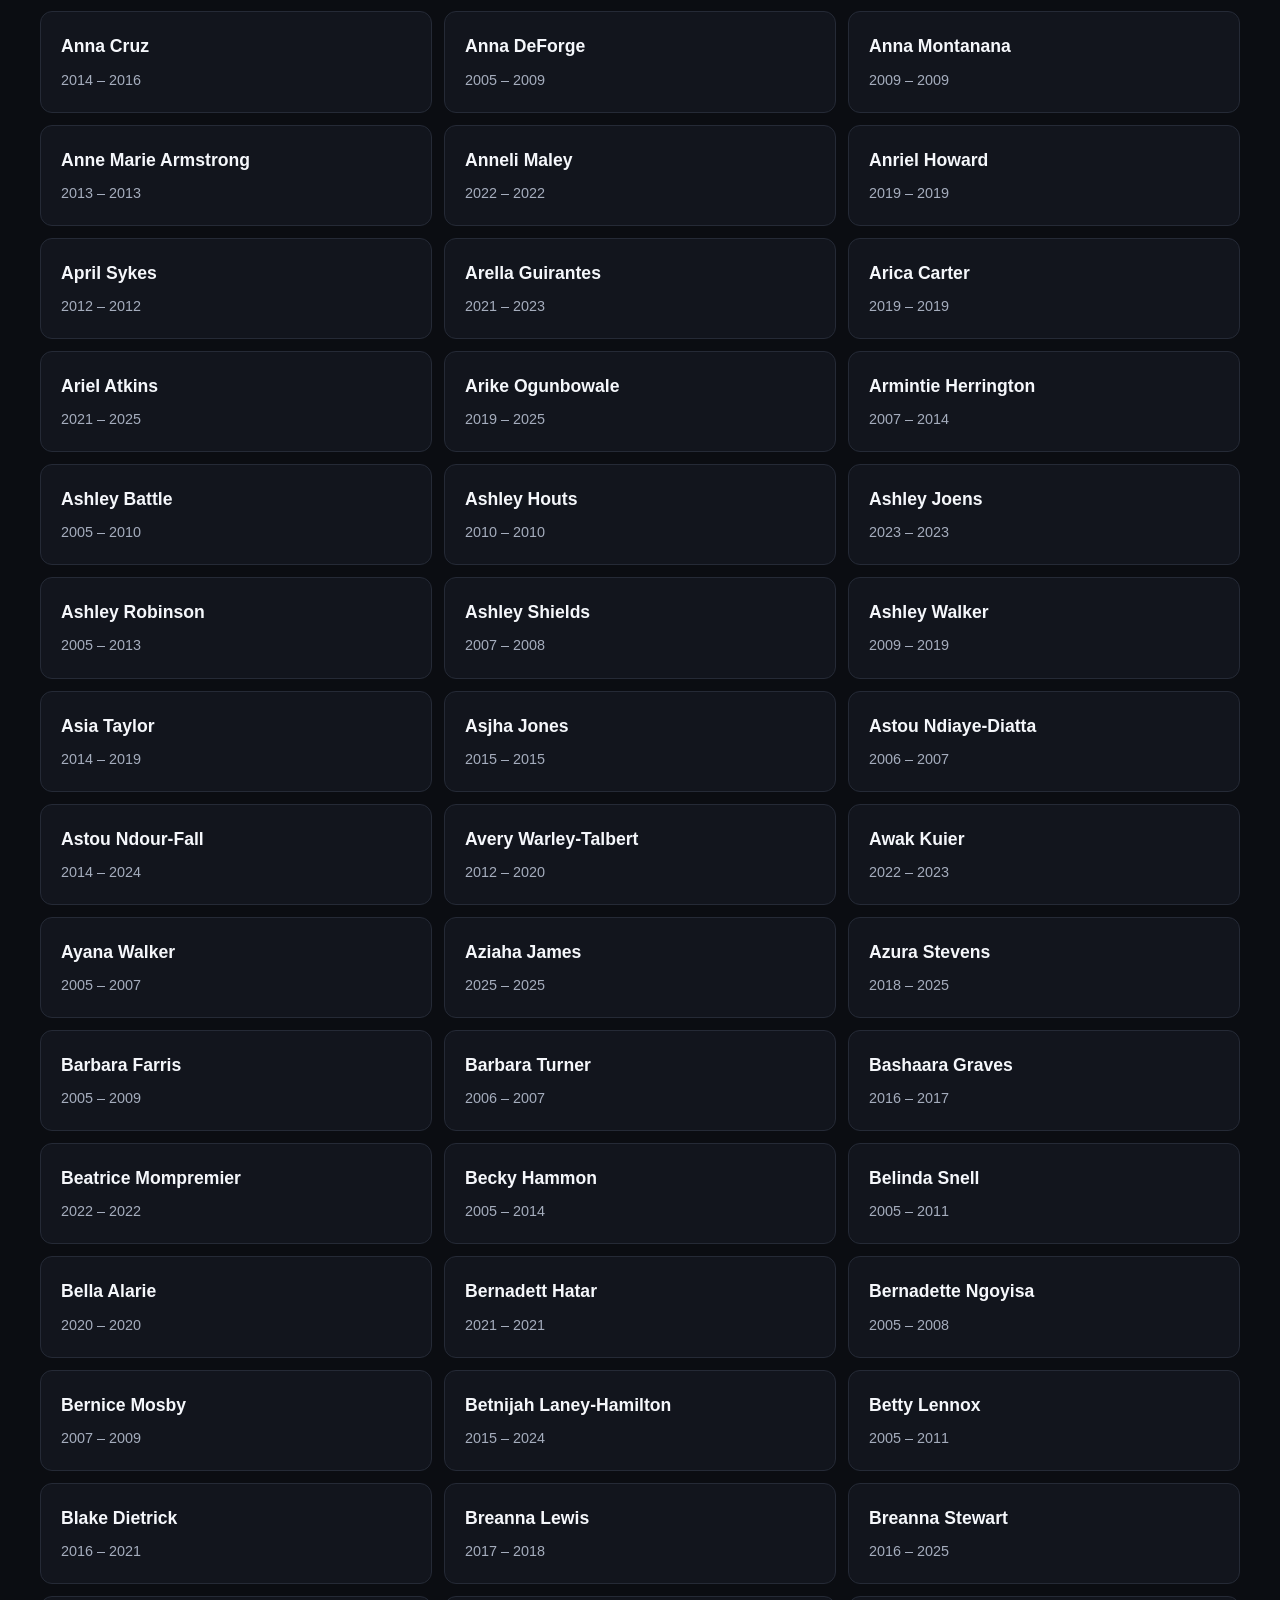
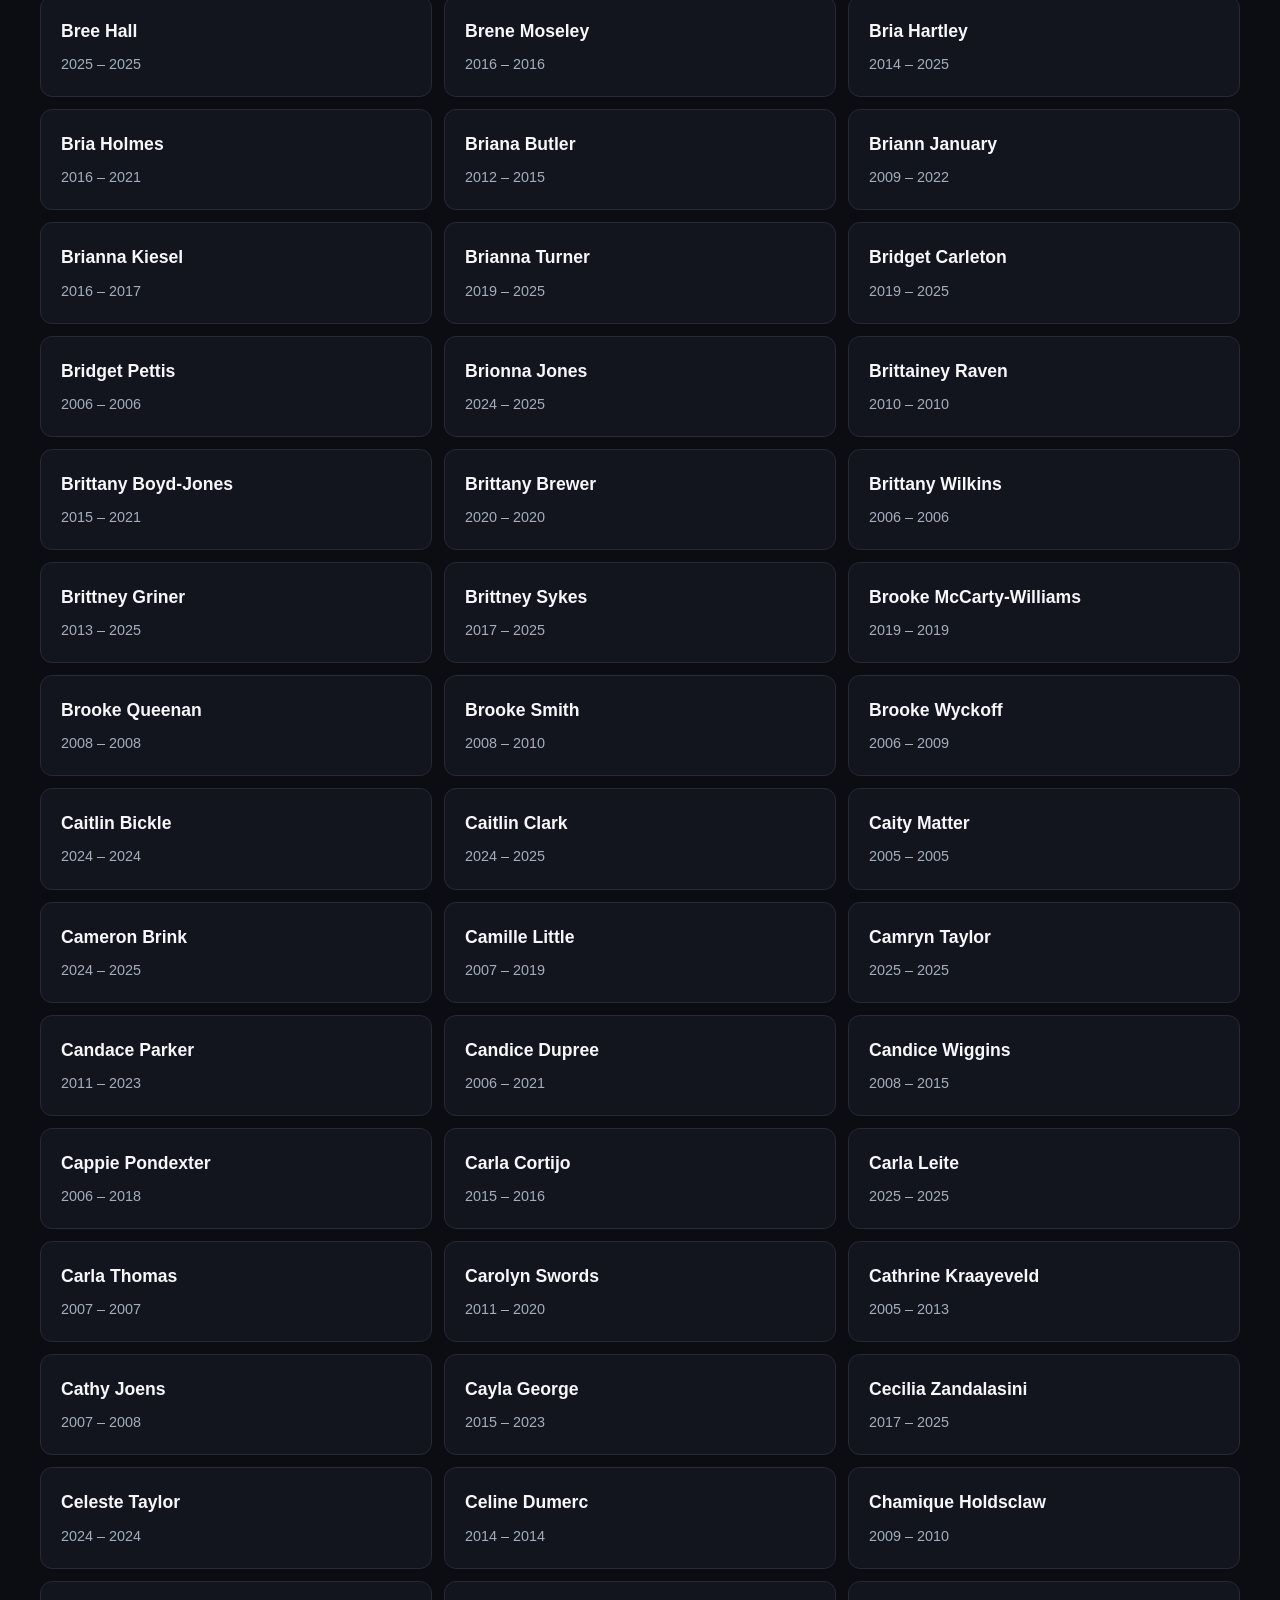
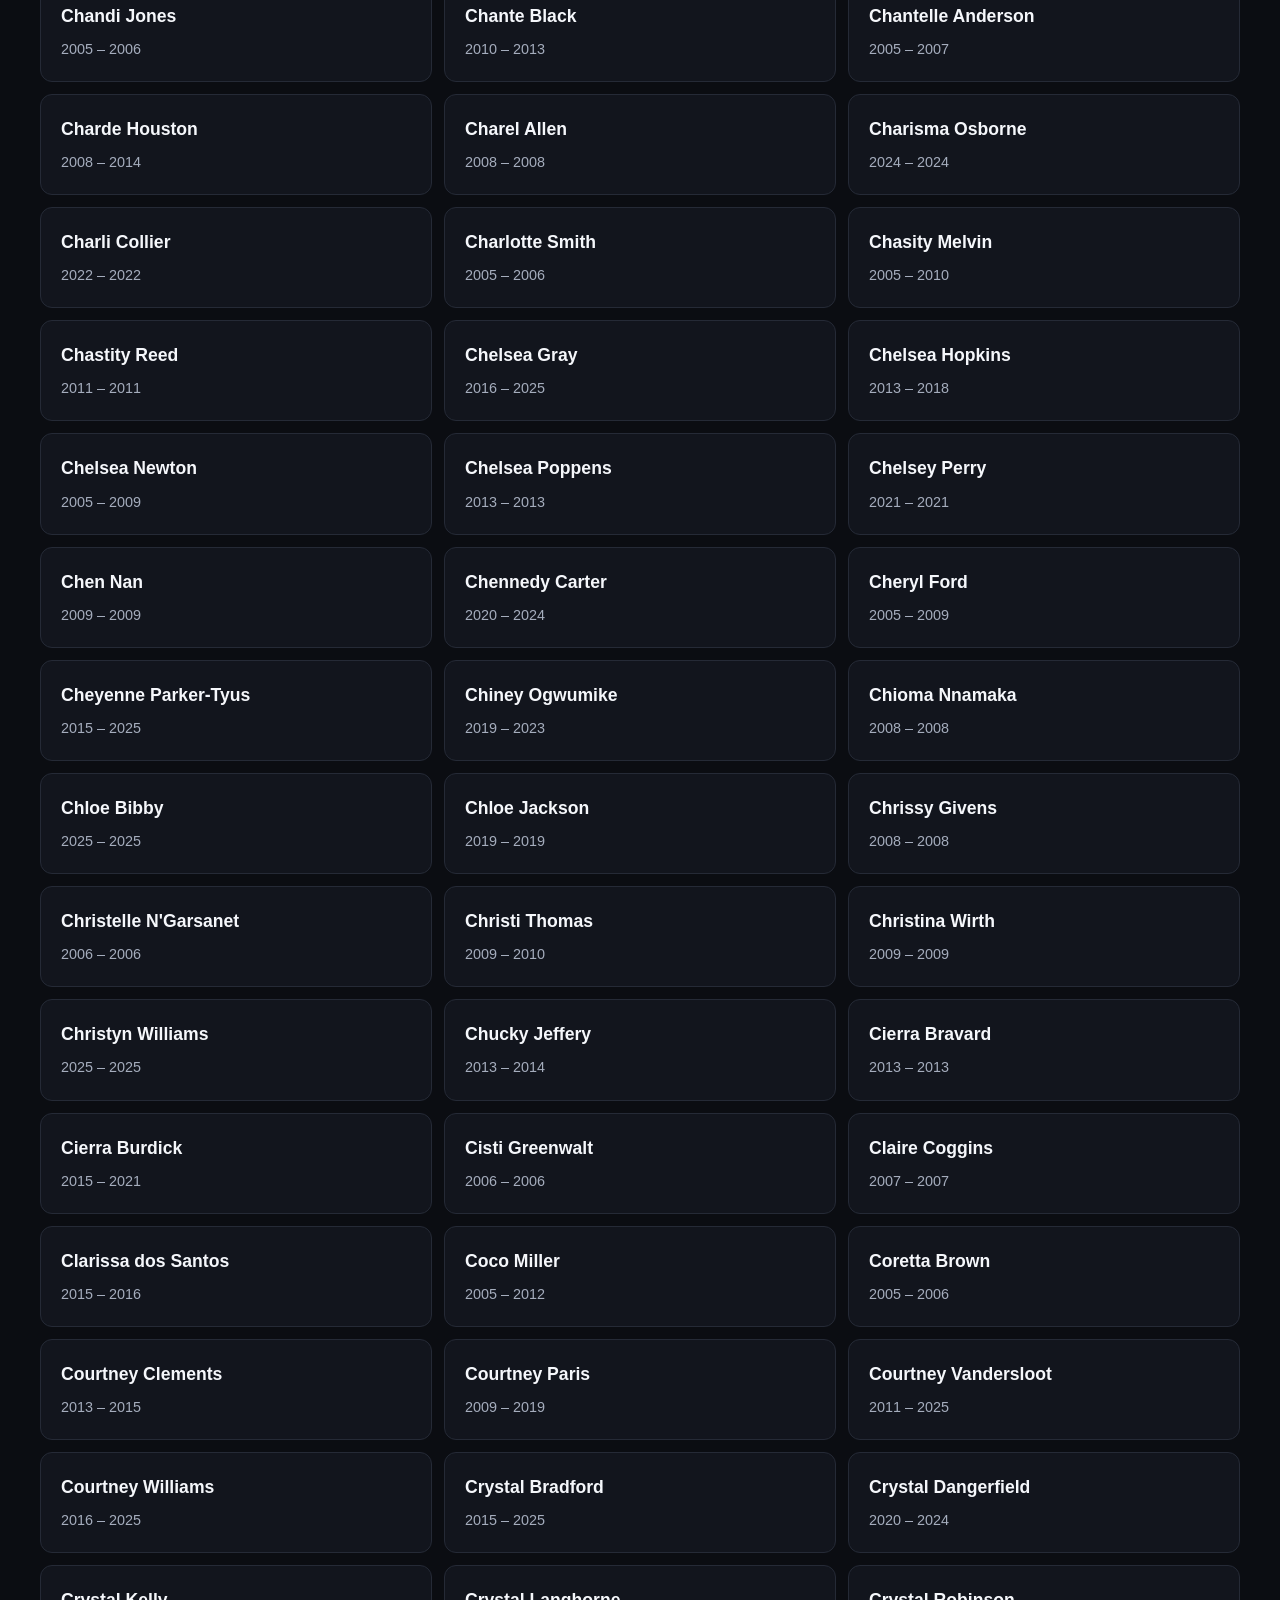
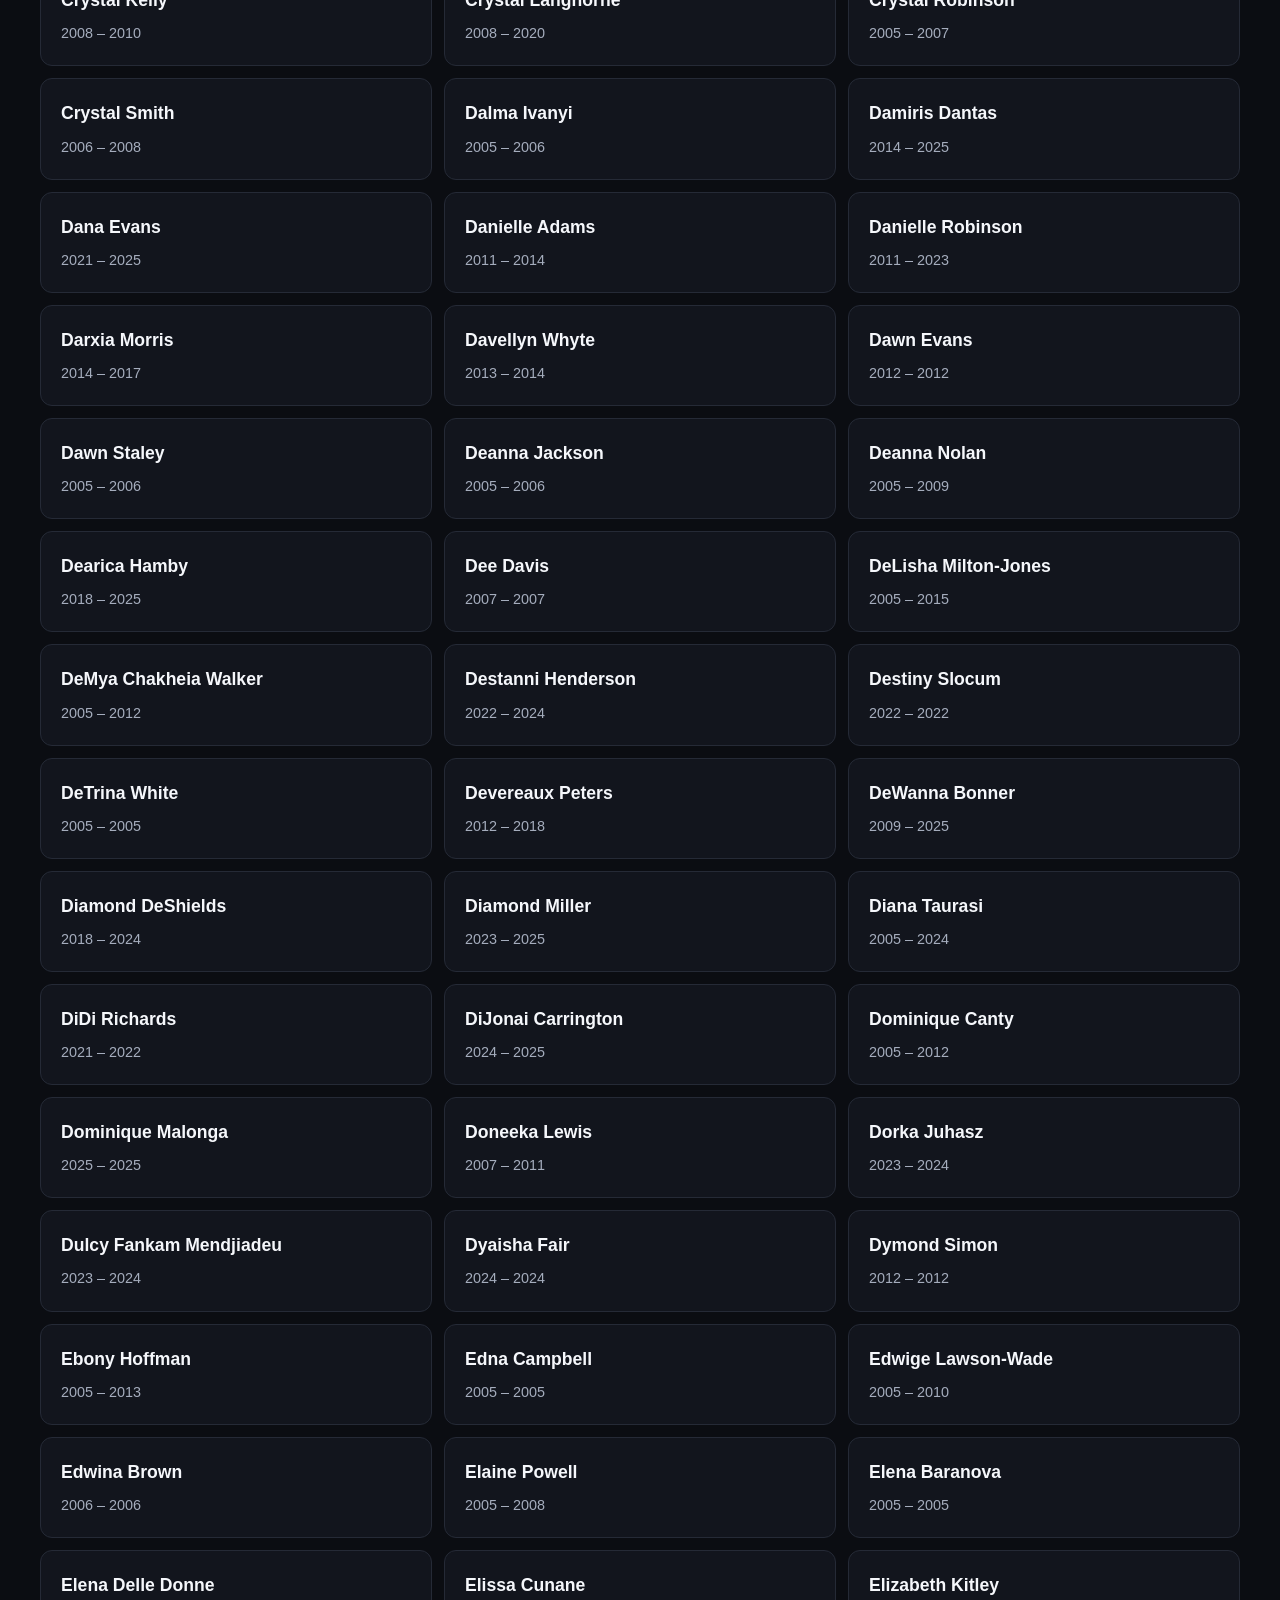
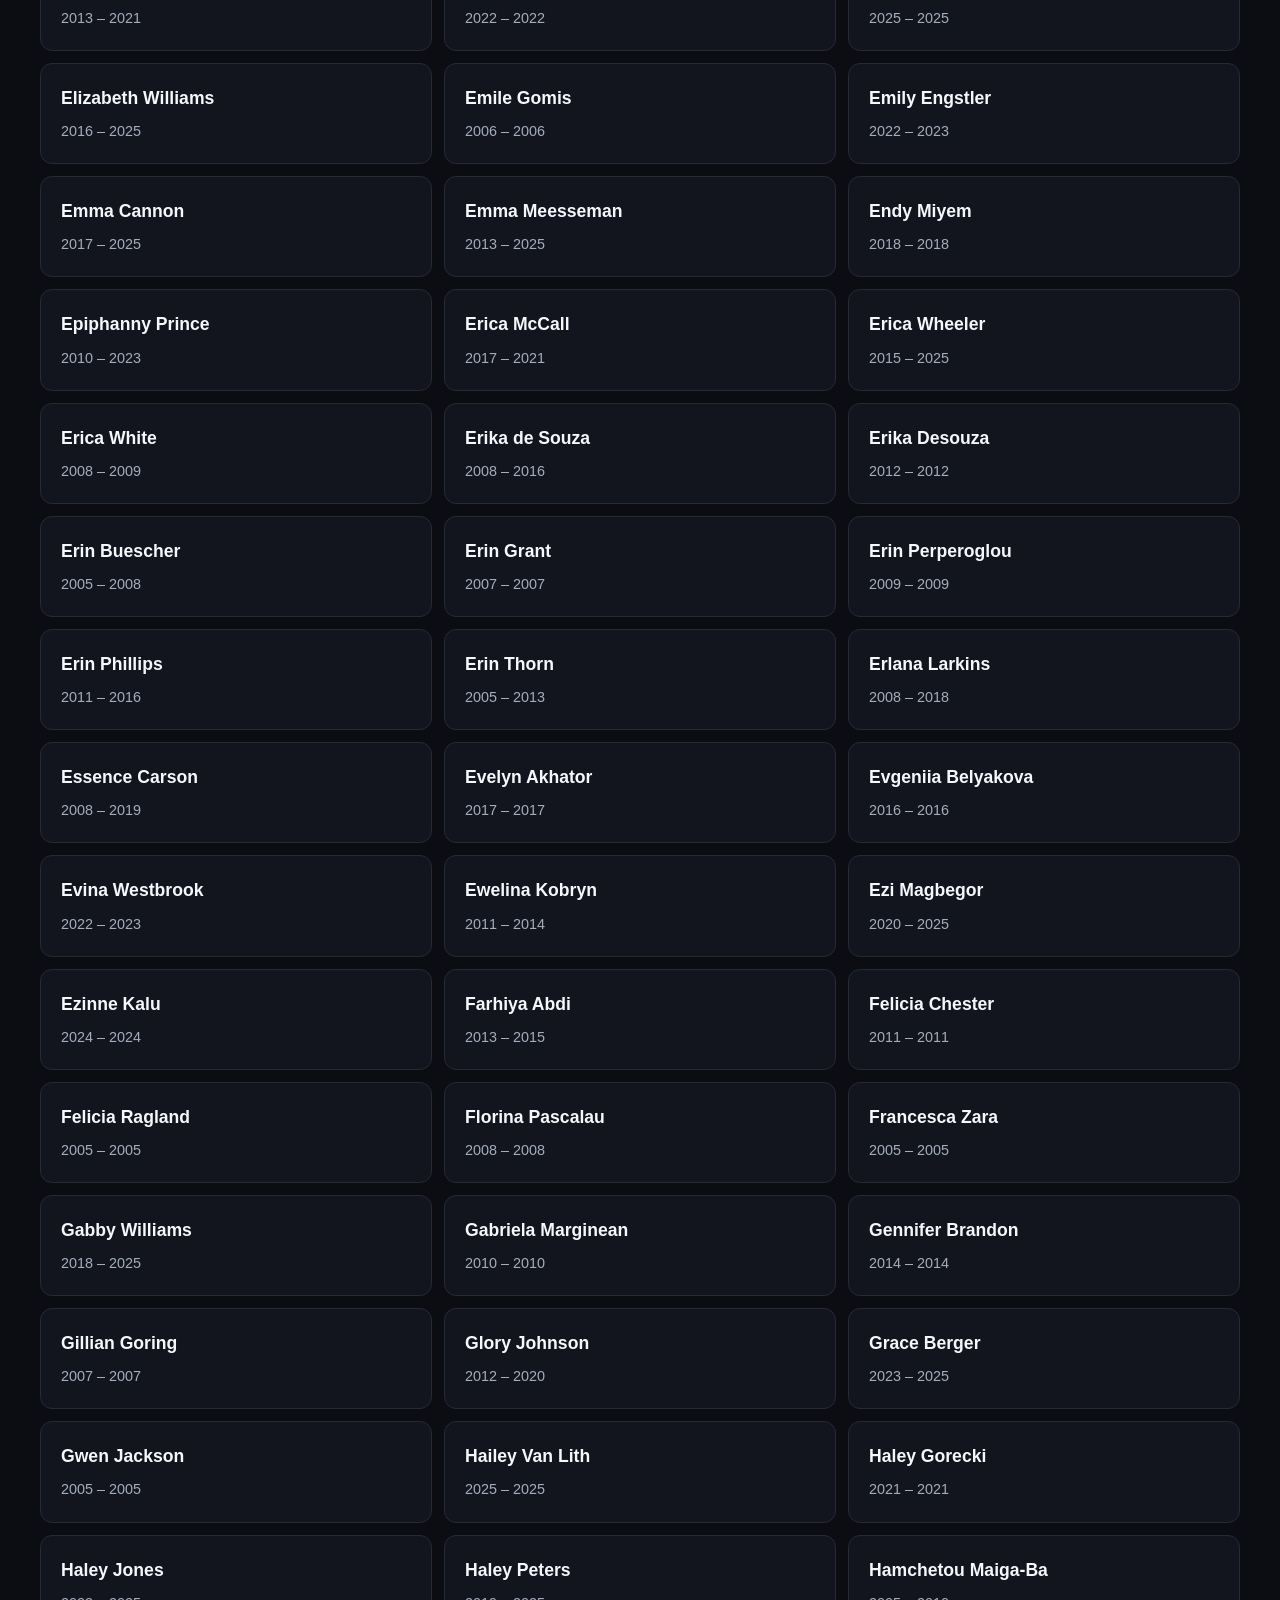
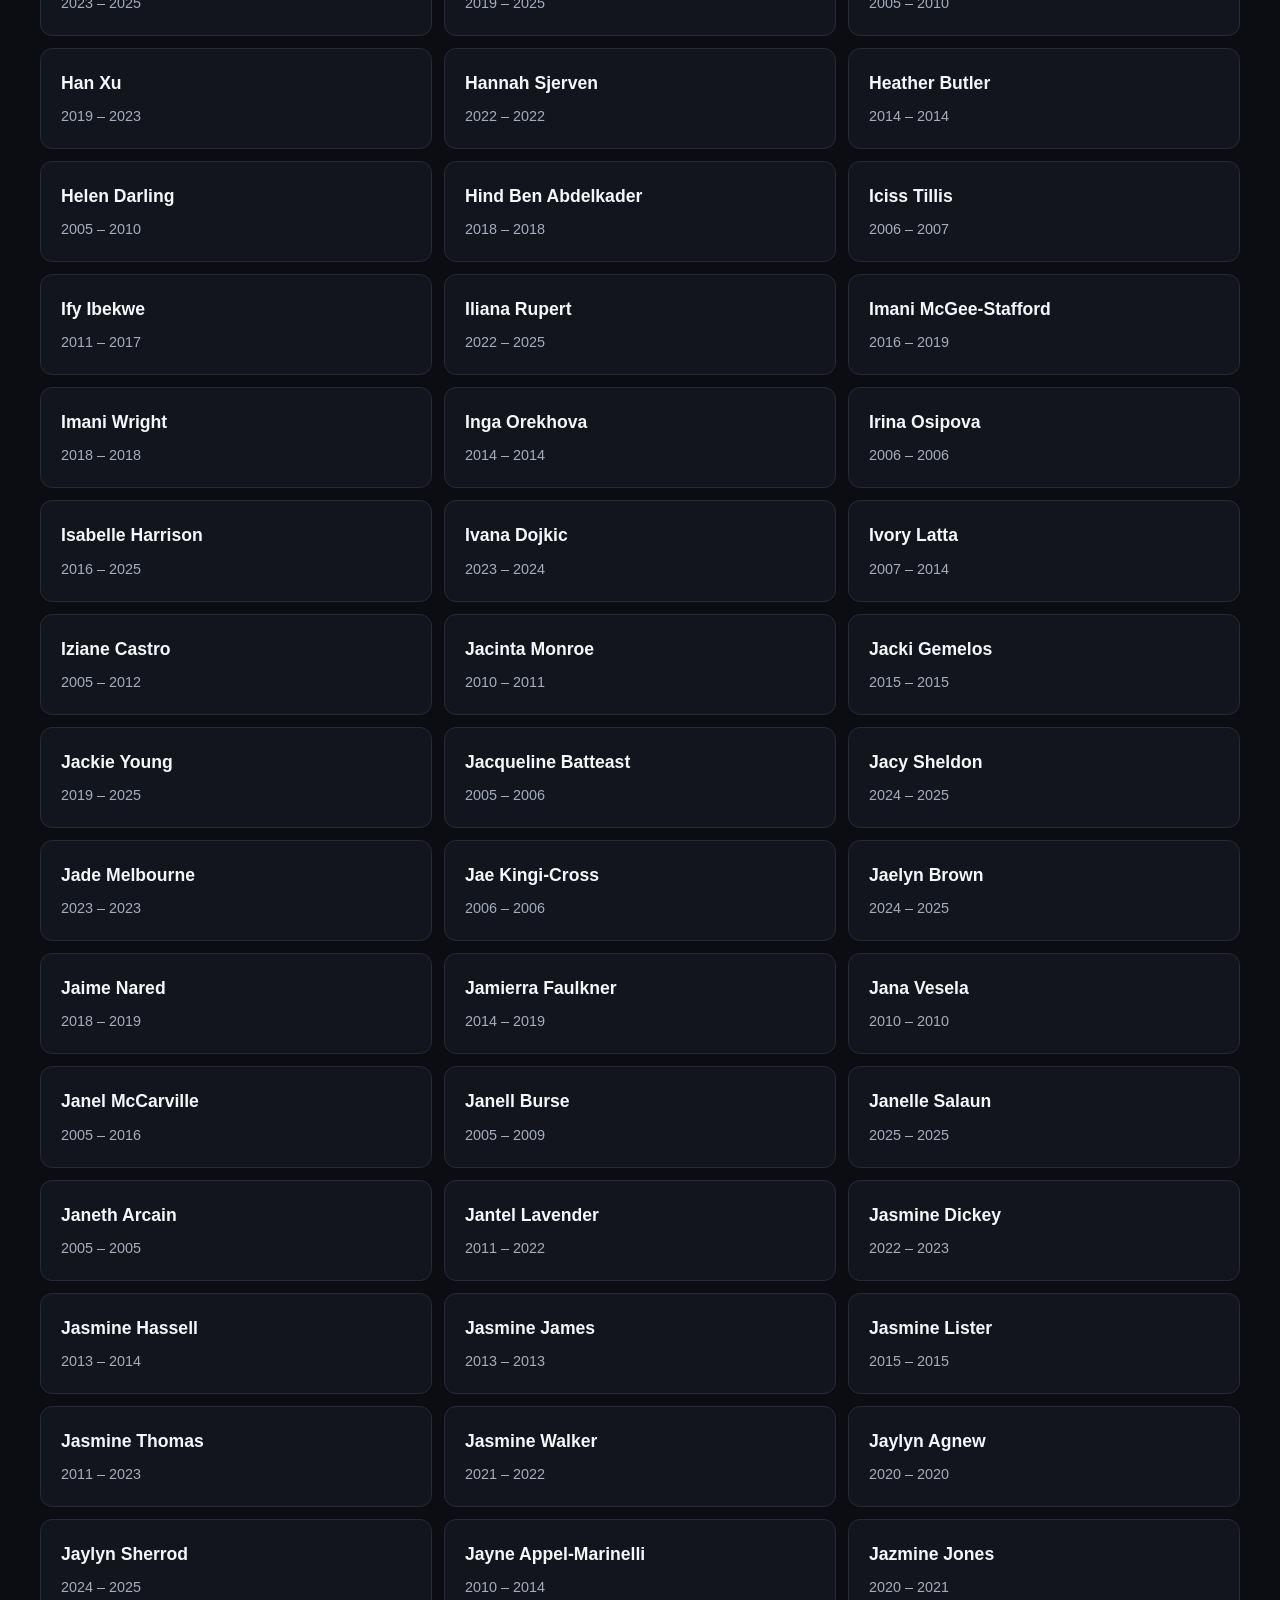
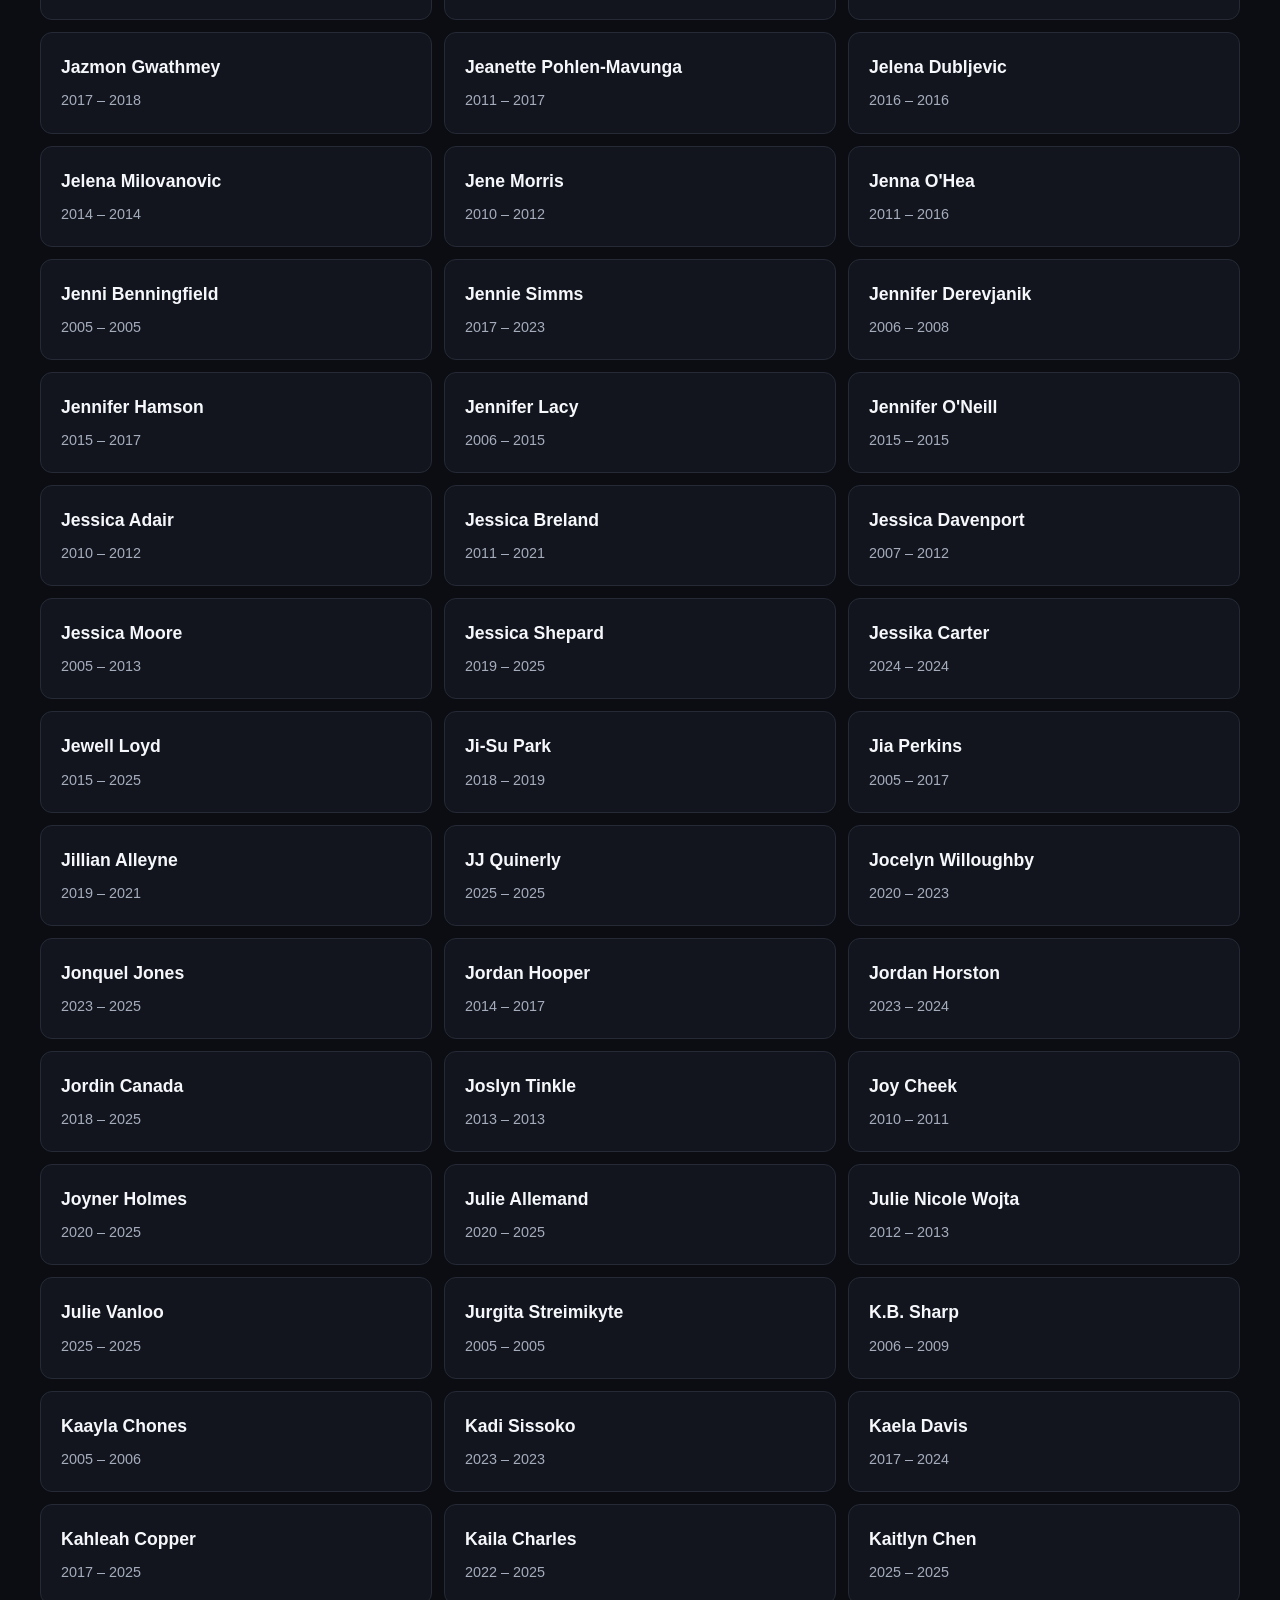
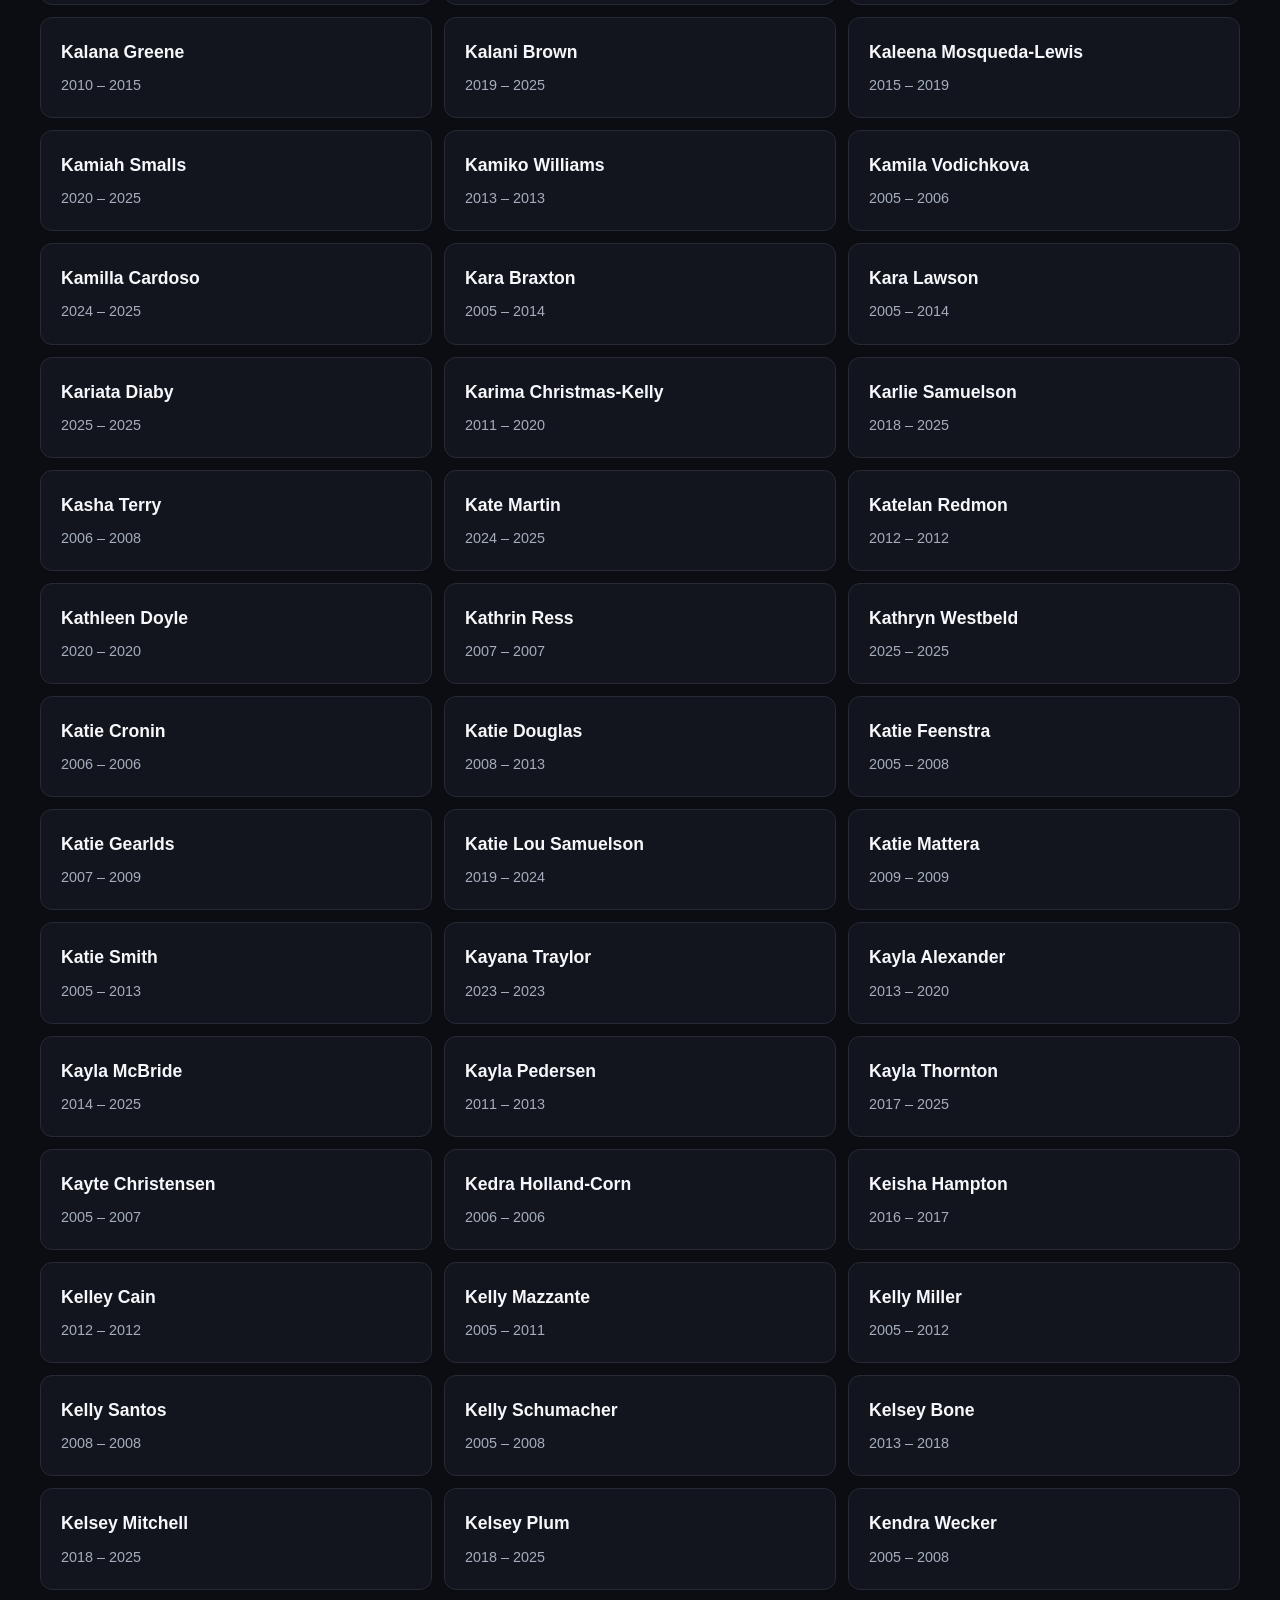
<file: players.html>
<!DOCTYPE html>
<html lang="en">

<head>

    <meta charset="UTF-8">

    <meta
        name="viewport"
        content="width=device-width, initial-scale=1.0"
    >

    <title>
        Players | WNBA Archive
    </title>


    <link
        rel="stylesheet"
        href="css/styles.css"
    >

</head>


<body>


<header class="site-header">

    <div class="container nav-container">

        <a
            href="index.html"
            class="logo"
        >
            WNBA Archive
        </a>


        <nav class="main-nav">

            <a href="index.html">
                Home
            </a>

            <a href="players.html">
                Players
            </a>

            <a href="./compare.html">
                Compare
            </a>

            <a href="#">
                Archive
            </a>

        </nav>

    </div>

</header>


<main class="players-page">


    <section class="page-intro">

        <div class="container">

            <p class="eyebrow">
                Player Archive
            </p>

            <h1>
                Explore Players
            </h1>

            <p>
                Search WNBA players across the
                2005–2025 archive.
            </p>

        </div>

    </section>


    <section class="player-search-section">

        <div class="container">

            <div class="search-wrapper">

                <input
                    id="player-search"
                    type="search"
                    placeholder="Search players..."
                    autocomplete="off"
                >

            </div>


            <p
                id="player-count"
                class="player-count"
            >
            </p>


            <div
                id="player-list"
                class="player-grid"
            >
            </div>

        </div>

    </section>


</main>


<script src="js/players.js"></script>


</body>
</html>
</file>
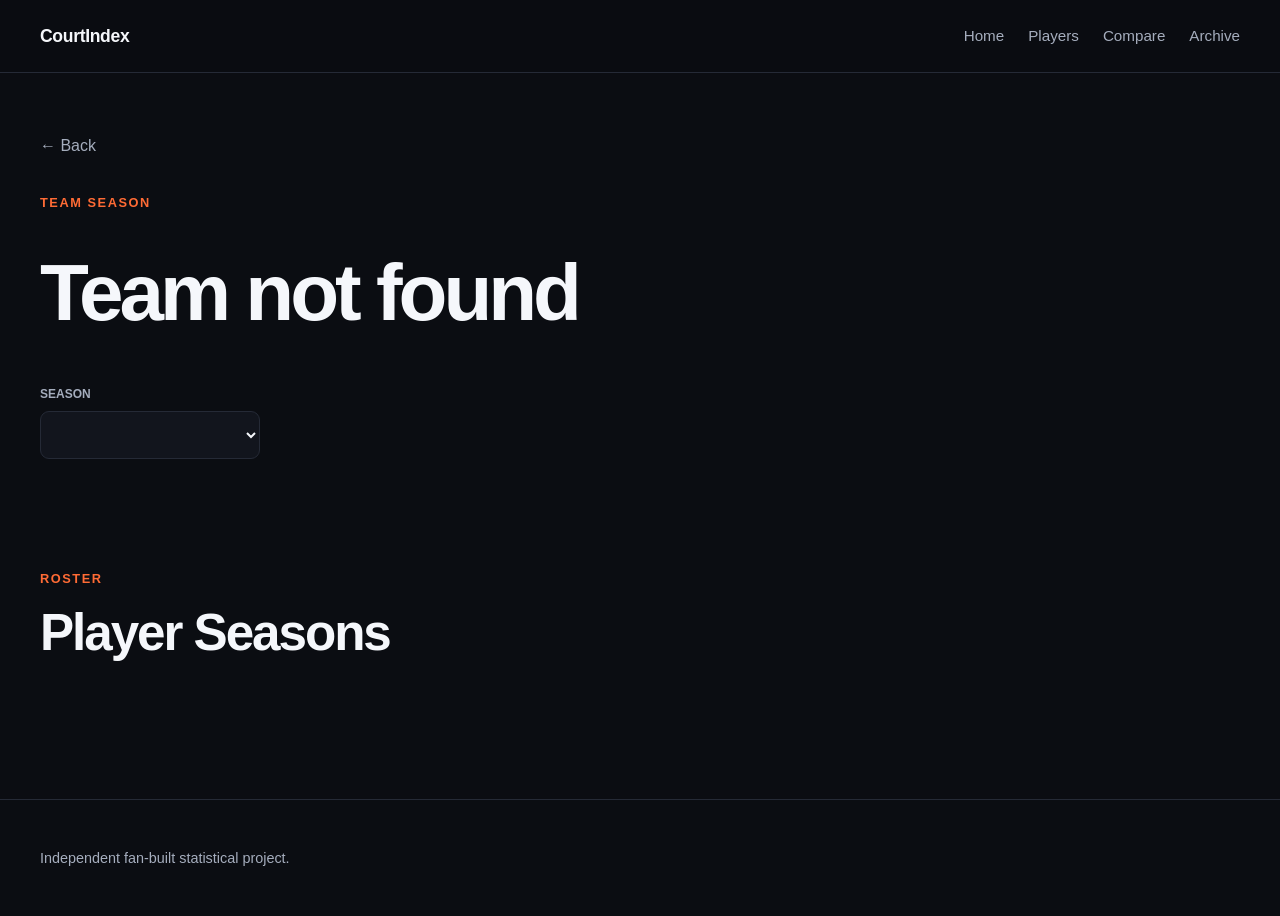
<file: team.html>
<!DOCTYPE html>
<html lang="en">

<head>

    <meta charset="UTF-8">

    <meta
        name="viewport"
        content="width=device-width, initial-scale=1.0"
    >

    <title>
        Team | CourtIndex
    </title>


    <link
        rel="stylesheet"
        href="./css/styles.css"
    >

    <link
        rel="stylesheet"
        href="./css/team.css"
    >

</head>


<body>


<header class="site-header">

    <div class="container nav-container">

        <a
            href="./index.html"
            class="logo"
        >
            CourtIndex
        </a>


        <nav class="main-nav">

            <a href="./index.html">
                Home
            </a>

            <a href="./players.html">
                Players
            </a>

            <a href="./compare.html">
                Compare
            </a>

            <a href="#">
                Archive
            </a>

        </nav>

    </div>

</header>



<main class="team-page">

    <section class="team-hero">

        <div class="container">

            <a
                href="javascript:history.back()"
                class="back-link"
            >
                ← Back
            </a>


            <p class="eyebrow">
                Team Season
            </p>


            <h1 id="team-name">
                Loading team...
            </h1>


            <div class="team-season-control">

                <label for="team-season-select">
                    Season
                </label>

                <select id="team-season-select">
                </select>

            </div>

        </div>

    </section>


    <section class="team-content">

        <div class="container">


            <div
                id="team-summary"
                class="team-summary-grid"
            >
            </div>


            <section class="team-roster-section">

                <div class="section-heading">

                    <p class="eyebrow">
                        Roster
                    </p>

                    <h2>
                        Player Seasons
                    </h2>

                </div>


                <div
                    id="team-roster"
                    class="team-roster-grid"
                >
                </div>

            </section>


        </div>

    </section>

</main>



<footer class="site-footer">

    <div class="container">

        <p>
            Independent fan-built statistical project.
        </p>

    </div>

</footer>


<script src="./js/team.js"></script>


</body>

</html>
</file>
<file: css/styles.css>
/* =========================================================
   WNBA ARCHIVE
   GLOBAL STYLES
   ========================================================= */


:root {

    --background: #0b0d12;

    --surface: #12151d;

    --surface-light: #191d27;

    --border: #252a36;

    --text: #f5f7fb;

    --text-muted: #a5adbd;

    --accent: #ff6b35;

    --accent-hover: #ff8055;

    --max-width: 1200px;

}


/* =========================================================
   RESET
   ========================================================= */

* {
    box-sizing: border-box;
}


html {
    scroll-behavior: smooth;
}


body {

    margin: 0;

    font-family:
        Inter,
        -apple-system,
        BlinkMacSystemFont,
        "Segoe UI",
        sans-serif;

    background:
        var(--background);

    color:
        var(--text);

    line-height: 1.6;

}


a {
    color: inherit;
    text-decoration: none;
}


img {
    max-width: 100%;
}


/* =========================================================
   CONTAINER
   ========================================================= */

.container {

    width: min(
        calc(100% - 32px),
        var(--max-width)
    );

    margin-inline: auto;

}


/* =========================================================
   HEADER
   ========================================================= */

.site-header {

    position: sticky;

    top: 0;

    z-index: 100;

    border-bottom:
        1px solid var(--border);

    background:
        rgba(11, 13, 18, 0.94);

    backdrop-filter:
        blur(12px);

}


.nav-container {

    min-height: 72px;

    display: flex;

    align-items: center;

    justify-content: space-between;

    gap: 24px;

}


.logo {

    font-size: 1.1rem;

    font-weight: 800;

    letter-spacing: -0.02em;

}


.main-nav {

    display: flex;

    align-items: center;

    gap: 24px;

    font-size: 0.95rem;

    color:
        var(--text-muted);

}


.main-nav a:hover {

    color:
        var(--text);

}


/* =========================================================
   HERO
   ========================================================= */

.hero {

    min-height: 70vh;

    display: flex;

    align-items: center;

    padding:
        100px 0;

}


.hero-content {

    max-width:
        850px;

}


.eyebrow {

    margin:
        0 0 16px;

    color:
        var(--accent);

    font-size:
        0.8rem;

    font-weight:
        800;

    letter-spacing:
        0.12em;

    text-transform:
        uppercase;

}


.hero h1 {

    margin:
        0;

    max-width:
        800px;

    font-size:
        clamp(
            3rem,
            8vw,
            6rem
        );

    line-height:
        0.95;

    letter-spacing:
        -0.055em;

}


.hero-text {

    max-width:
        700px;

    margin:
        32px 0 0;

    color:
        var(--text-muted);

    font-size:
        clamp(
            1.05rem,
            2vw,
            1.25rem
        );

}


.hero-actions {

    display:
        flex;

    flex-wrap:
        wrap;

    gap:
        12px;

    margin-top:
        36px;

}


/* =========================================================
   BUTTONS
   ========================================================= */

.button {

    min-height:
        48px;

    display:
        inline-flex;

    align-items:
        center;

    justify-content:
        center;

    padding:
        0 22px;

    border-radius:
        10px;

    font-weight:
        700;

    transition:
        0.2s ease;

}


.primary-button {

    background:
        var(--accent);

    color:
        #111;

}


.primary-button:hover {

    background:
        var(--accent-hover);

    transform:
        translateY(-1px);

}


.secondary-button {

    border:
        1px solid var(--border);

    background:
        var(--surface);

}


.secondary-button:hover {

    background:
        var(--surface-light);

}


/* =========================================================
   FEATURE SECTION
   ========================================================= */

.feature-section {

    padding:
        80px 0 120px;

}


.section-heading {

    max-width:
        700px;

    margin-bottom:
        40px;

}


.section-heading h2 {

    margin:
        0;

    font-size:
        clamp(
            2rem,
            4vw,
            3.4rem
        );

    line-height:
        1.05;

    letter-spacing:
        -0.04em;

}


.feature-grid {

    display:
        grid;

    grid-template-columns:
        repeat(
            3,
            1fr
        );

    gap:
        16px;

}


.feature-card {

    min-height:
        260px;

    padding:
        28px;

    border:
        1px solid var(--border);

    border-radius:
        16px;

    background:
        var(--surface);

}


.feature-number {

    display:
        block;

    margin-bottom:
        50px;

    color:
        var(--accent);

    font-size:
        0.8rem;

    font-weight:
        800;

}


.feature-card h3 {

    margin:
        0 0 12px;

    font-size:
        1.4rem;

}


.feature-card p {

    margin:
        0;

    color:
        var(--text-muted);

}


/* =========================================================
   FOOTER
   ========================================================= */

.site-footer {

    padding:
        32px 0;

    border-top:
        1px solid var(--border);

    color:
        var(--text-muted);

    font-size:
        0.9rem;

}


/* =========================================================
   MOBILE / IPAD
   ========================================================= */

@media (
    max-width: 800px
) {

    .main-nav a:nth-child(n+3) {
        display: none;
    }


    .hero {
        min-height: auto;

        padding:
            80px 0;
    }


    .feature-grid {

        grid-template-columns:
            1fr;

    }

}


@media (
    max-width: 480px
) {

    .nav-container {

        min-height:
            64px;

    }


    .main-nav {

        gap:
            16px;

    }


    .hero h1 {

        font-size:
            3.2rem;

    }

}
/* =========================================================
   PLAYERS PAGE
   ========================================================= */

.players-page {

    min-height:
        100vh;

}


.page-intro {

    padding:
        72px 0 28px;

}


.page-intro h1 {

    margin:
        0;

    font-size:
        clamp(
            2.7rem,
            6vw,
            5rem
        );

    letter-spacing:
        -0.05em;

    line-height:
        1;

}


.page-intro p:not(.eyebrow) {

    max-width:
        600px;

    margin:
        18px 0 0;

    color:
        var(--text-muted);

}


.player-search-section {

    padding:
        20px 0 100px;

}


.search-wrapper {

    position:
        sticky;

    top:
        88px;

    z-index:
        20;

    padding:
        12px 0;

    background:
        var(--background);

}


#player-search {

    width:
        100%;

    height:
        58px;

    padding:
        0 18px;

    border:
        1px solid var(--border);

    border-radius:
        12px;

    outline:
        none;

    background:
        var(--surface);

    color:
        var(--text);

    font:
        inherit;

    font-size:
        1rem;

}


#player-search:focus {

    border-color:
        var(--accent);

}


.player-count {

    margin:
        20px 0;

    color:
        var(--text-muted);

    font-size:
        0.9rem;

}


.player-grid {

    display:
        grid;

    grid-template-columns:
        repeat(
            3,
            minmax(
                0,
                1fr
            )
        );

    gap:
        12px;

}


.player-card {

    display:
        block;

    padding:
        20px;

    border:
        1px solid var(--border);

    border-radius:
        12px;

    background:
        var(--surface);

    transition:
        0.2s ease;

}


.player-card:hover {

    border-color:
        var(--accent);

    transform:
        translateY(-2px);

}


.player-name {

    margin:
        0;

    font-size:
        1.1rem;

}


.player-career {

    margin:
        8px 0 0;

    color:
        var(--text-muted);

    font-size:
        0.9rem;

}


@media (
    max-width: 800px
) {

    .player-grid {

        grid-template-columns:
            repeat(
                2,
                minmax(
                    0,
                    1fr
                )
            );

    }

}


@media (
    max-width: 520px
) {

    .player-grid {

        grid-template-columns:
            1fr;

    }

}
/* =========================================================
   PLAYER PROFILE
   ========================================================= */

.player-profile-header {

    padding:
        70px 0 30px;

}


.back-link {

    display:
        inline-block;

    margin-bottom:
        34px;

    color:
        var(--text-muted);

}


.back-link:hover {

    color:
        var(--text);

}


.player-profile-header h1 {

    margin:
        0;

    font-size:
        clamp(
            3rem,
            8vw,
            6rem
        );

    line-height:
        0.95;

    letter-spacing:
        -0.055em;

}


.player-profile-summary {

    margin-top:
        18px;

    color:
        var(--text-muted);

}


.season-section {

    padding:
        20px 0 100px;

}


.season-controls {

    display:
        flex;

    align-items:
        end;

    justify-content:
        space-between;

    gap:
        20px;

    margin-bottom:
        20px;

}


.season-controls label {

    display:
        block;

    margin-bottom:
        8px;

    color:
        var(--text-muted);

    font-size:
        0.8rem;

    font-weight:
        700;

    text-transform:
        uppercase;

    letter-spacing:
        0.08em;

}


#season-select {

    min-width:
        180px;

    height:
        50px;

    padding:
        0 14px;

    border:
        1px solid var(--border);

    border-radius:
        10px;

    background:
        var(--surface);

    color:
        var(--text);

    font:
        inherit;

}


.season-meta {

    display:
        flex;

    gap:
        10px;

    flex-wrap:
        wrap;

    margin-bottom:
        44px;

}


.season-meta span {

    padding:
        7px 11px;

    border:
        1px solid var(--border);

    border-radius:
        999px;

    color:
        var(--text-muted);

    background:
        var(--surface);

    font-size:
        0.85rem;

}


.profile-block {

    padding:
        42px 0;

    border-top:
        1px solid var(--border);

}


.block-heading {

    margin-bottom:
        24px;

}


.block-heading h2 {

    margin:
        0;

    font-size:
        clamp(
            1.8rem,
            4vw,
            2.8rem
        );

    letter-spacing:
        -0.04em;

}


.stat-grid {

    display:
        grid;

    grid-template-columns:
        repeat(
            6,
            minmax(
                0,
                1fr
            )
        );

    gap:
        10px;

}


.stat-card {

    padding:
        20px;

    border:
        1px solid var(--border);

    border-radius:
        14px;

    background:
        var(--surface);

}


.stat-value {

    margin:
        0;

    font-size:
        clamp(
            1.5rem,
            3vw,
            2.2rem
        );

    font-weight:
        800;

    letter-spacing:
        -0.04em;

}


.stat-label {

    margin:
        7px 0 0;

    color:
        var(--text-muted);

    font-size:
        0.82rem;

}


.ratings-layout {

    display:
        grid;

    grid-template-columns:
        minmax(
            0,
            2fr
        )
        minmax(
            220px,
            1fr
        );

    gap:
        20px;

}


.rating-list {

    display:
        flex;

    flex-direction:
        column;

    gap:
        20px;

    padding:
        26px;

    border:
        1px solid var(--border);

    border-radius:
        16px;

    background:
        var(--surface);

}


.rating-heading {

    display:
        flex;

    justify-content:
        space-between;

    align-items:
        center;

    margin-bottom:
        8px;

}


.rating-heading span {

    color:
        var(--text-muted);

}


.rating-track {

    height:
        8px;

    overflow:
        hidden;

    border-radius:
        999px;

    background:
        var(--surface-light);

}


.rating-fill {

    height:
        100%;

    border-radius:
        inherit;

    background:
        var(--accent);

}


.overall-card {

    display:
        flex;

    flex-direction:
        column;

    justify-content:
        center;

    min-height:
        320px;

    padding:
        30px;

    border-radius:
        16px;

    background:
        var(--accent);

    color:
        #111;

}


.overall-label {

    margin:
        0;

    font-size:
        0.8rem;

    font-weight:
        800;

    text-transform:
        uppercase;

    letter-spacing:
        0.08em;

}


.overall-score {

    margin:
        8px 0;

    font-size:
        clamp(
            4rem,
            8vw,
            7rem
        );

    font-weight:
        900;

    line-height:
        0.9;

    letter-spacing:
        -0.07em;

}


.season-archetype {

    margin:
        16px 0 0;

    font-size:
        1.2rem;

    font-weight:
        800;

}


.confidence-label {

    margin:
        8px 0 0;

    opacity:
        0.7;

}


@media (
    max-width: 950px
) {

    .stat-grid {

        grid-template-columns:
            repeat(
                3,
                minmax(
                    0,
                    1fr
                )
            );

    }

}


@media (
    max-width: 700px
) {

    .ratings-layout {

        grid-template-columns:
            1fr;

    }


    .overall-card {

        min-height:
            220px;

    }

}


@media (
    max-width: 520px
) {

    .stat-grid {

        grid-template-columns:
            repeat(
                2,
                minmax(
                    0,
                    1fr
                )
            );

    }


    .season-controls {

        align-items:
            stretch;

        flex-direction:
            column;

    }


    #season-select {

        width:
            100%;

    }

}
/* =========================================================
   COMPACT PLAYER PROFILE
   ========================================================= */

.profile-hero-grid {

    display: grid;

    grid-template-columns:
        minmax(0, 1fr)
        auto;

    align-items:
        end;

    gap:
        40px;

}


.player-profile-header {

    padding:
        48px 0 24px;

}


.player-profile-header h1 {

    font-size:
        clamp(
            3rem,
            6vw,
            5.5rem
        );

}


.season-picker {

    min-width:
        180px;

}


.season-picker label {

    display:
        block;

    margin-bottom:
        8px;

    color:
        var(--text-muted);

    font-size:
        0.75rem;

    font-weight:
        800;

    letter-spacing:
        0.08em;

    text-transform:
        uppercase;

}


.season-meta {

    margin:
        24px 0 0;

}


/* =========================================================
   STAT TABS
   ========================================================= */

.block-heading-row {

    display:
        flex;

    justify-content:
        space-between;

    align-items:
        end;

    gap:
        24px;

    margin-bottom:
        24px;

}


.stat-tabs {

    display:
        flex;

    padding:
        4px;

    border:
        1px solid var(--border);

    border-radius:
        10px;

    background:
        var(--surface);

}


.stat-tab {

    padding:
        10px 16px;

    border:
        0;

    border-radius:
        7px;

    background:
        transparent;

    color:
        var(--text-muted);

    cursor:
        pointer;

    font:
        inherit;

    font-weight:
        700;

}


.stat-tab.active {

    background:
        var(--surface-light);

    color:
        var(--text);

}


.stats-panel {

    display:
        none;

}


.stats-panel.active {

    display:
        grid;

}


.compact-profile-block {

    padding:
        32px 0;

}


/* =========================================================
   DATA QUALITY
   ========================================================= */

.data-quality-card {

    position:
        relative;

    display:
        flex;

    align-items:
        center;

    justify-content:
        space-between;

    gap:
        20px;

    margin-top:
        16px;

    padding:
        18px 20px;

    border:
        1px solid var(--border);

    border-radius:
        12px;

    background:
        var(--surface);

}


.data-quality-label {

    margin:
        0;

    color:
        var(--text-muted);

    font-size:
        0.78rem;

    font-weight:
        800;

    letter-spacing:
        0.08em;

    text-transform:
        uppercase;

}


.data-quality-value {

    margin:
        4px 0 0;

    font-size:
        1.2rem;

    font-weight:
        800;

}


.info-button {

    border:
        0;

    background:
        transparent;

    color:
        var(--accent);

    cursor:
        pointer;

    font:
        inherit;

    font-weight:
        700;

}


.data-quality-explanation {

    position:
        absolute;

    right:
        20px;

    top:
        calc(100% + 8px);

    z-index:
        50;

    width:
        min(
            420px,
            calc(100vw - 40px)
        );

    padding:
        18px;

    border:
        1px solid var(--border);

    border-radius:
        12px;

    background:
        var(--surface-light);

    box-shadow:
        0 16px 40px
        rgba(0, 0, 0, 0.35);

    color:
        var(--text-muted);

}


.data-quality-explanation p {

    margin:
        0;

}


.data-quality-explanation p + p {

    margin-top:
        12px;

}


@media (
    max-width: 700px
) {

    .profile-hero-grid {

        grid-template-columns:
            1fr;

        gap:
            22px;

    }


    .season-picker {

        width:
            100%;

    }


    .season-picker select {

        width:
            100%;

    }


    .block-heading-row {

        align-items:
            stretch;

        flex-direction:
            column;

    }


    .stat-tabs {

        align-self:
            flex-start;

    }


    .data-quality-card {

        align-items:
            flex-start;

        flex-direction:
            column;

    }

}
</file>
<file: css/team.css>
.team-hero {
    padding:
        60px 0 34px;
}


.team-hero h1 {
    margin: 0;

    font-size:
        clamp(
            3rem,
            7vw,
            5rem
        );

    letter-spacing:
        -0.05em;
}


.team-season-control {
    max-width: 220px;

    margin-top: 28px;
}


.team-season-control label {
    display: block;

    margin-bottom: 7px;

    color:
        var(--text-muted);

    font-size: 0.75rem;

    font-weight: 800;

    text-transform: uppercase;
}


.team-season-control select {
    width: 100%;

    height: 48px;

    padding:
        0 12px;

    border:
        1px solid var(--border);

    border-radius: 9px;

    background:
        var(--surface);

    color:
        var(--text);

    font: inherit;
}


.team-content {
    padding:
        20px 0 100px;
}


.team-summary-grid {
    display: grid;

    grid-template-columns:
        repeat(
            4,
            1fr
        );

    gap: 10px;
}


.team-summary-card {
    padding: 20px;

    border:
        1px solid var(--border);

    border-radius: 12px;

    background:
        var(--surface);
}


.team-summary-card strong {
    display: block;

    font-size: 2rem;
}


.team-summary-card span {
    color:
        var(--text-muted);
}


.team-roster-section {
    margin-top: 56px;
}


.team-roster-grid {
    display: grid;

    grid-template-columns:
        repeat(
            3,
            minmax(0, 1fr)
        );

    gap: 10px;
}


.team-player-card {
    padding: 18px;

    border:
        1px solid var(--border);

    border-radius: 12px;

    background:
        var(--surface);
}


.team-player-card:hover {
    border-color:
        var(--accent);
}


.team-player-card h3 {
    margin:
        0 0 10px;
}


.team-player-stats {
    display: flex;

    gap: 12px;

    color:
        var(--text-muted);

    font-size: 0.86rem;
}


@media (
    max-width: 800px
) {

    .team-summary-grid {
        grid-template-columns:
            repeat(
                2,
                1fr
            );
    }


    .team-roster-grid {
        grid-template-columns:
            1fr;
    }

}
</file>
